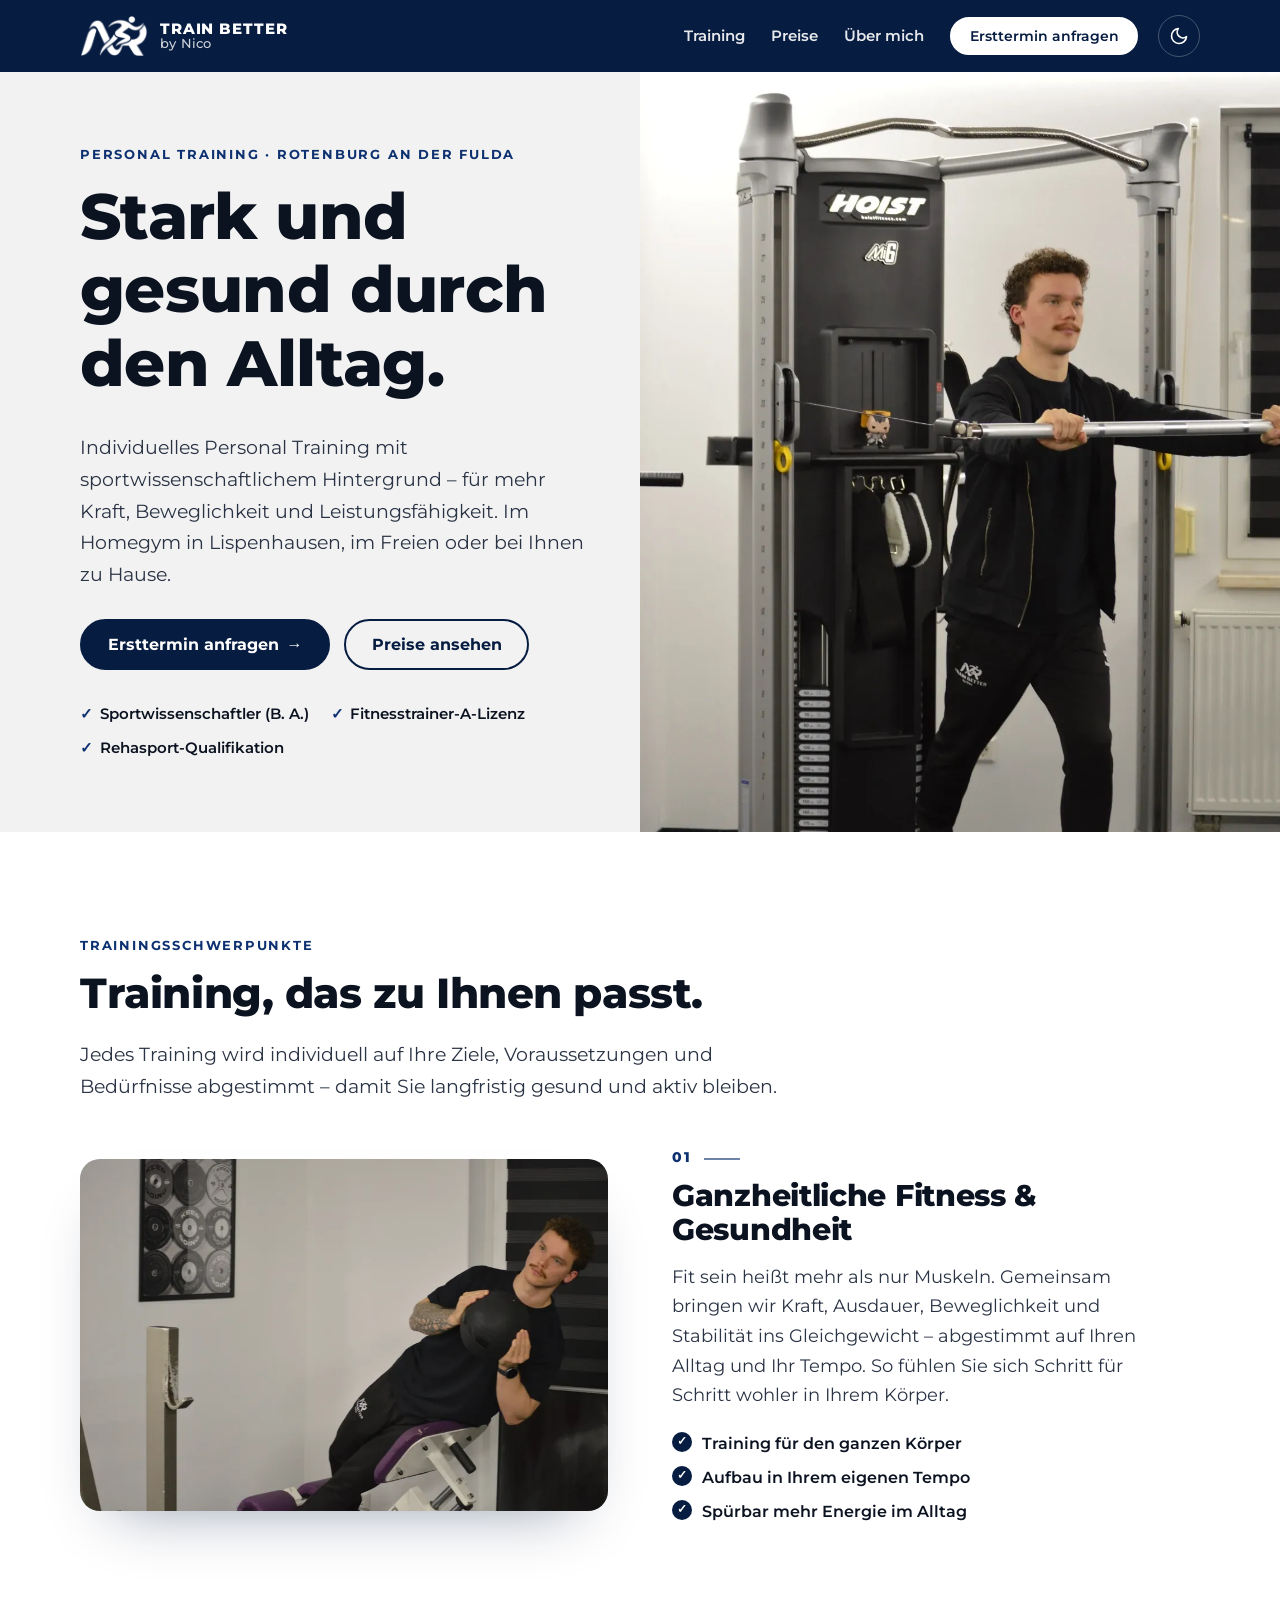
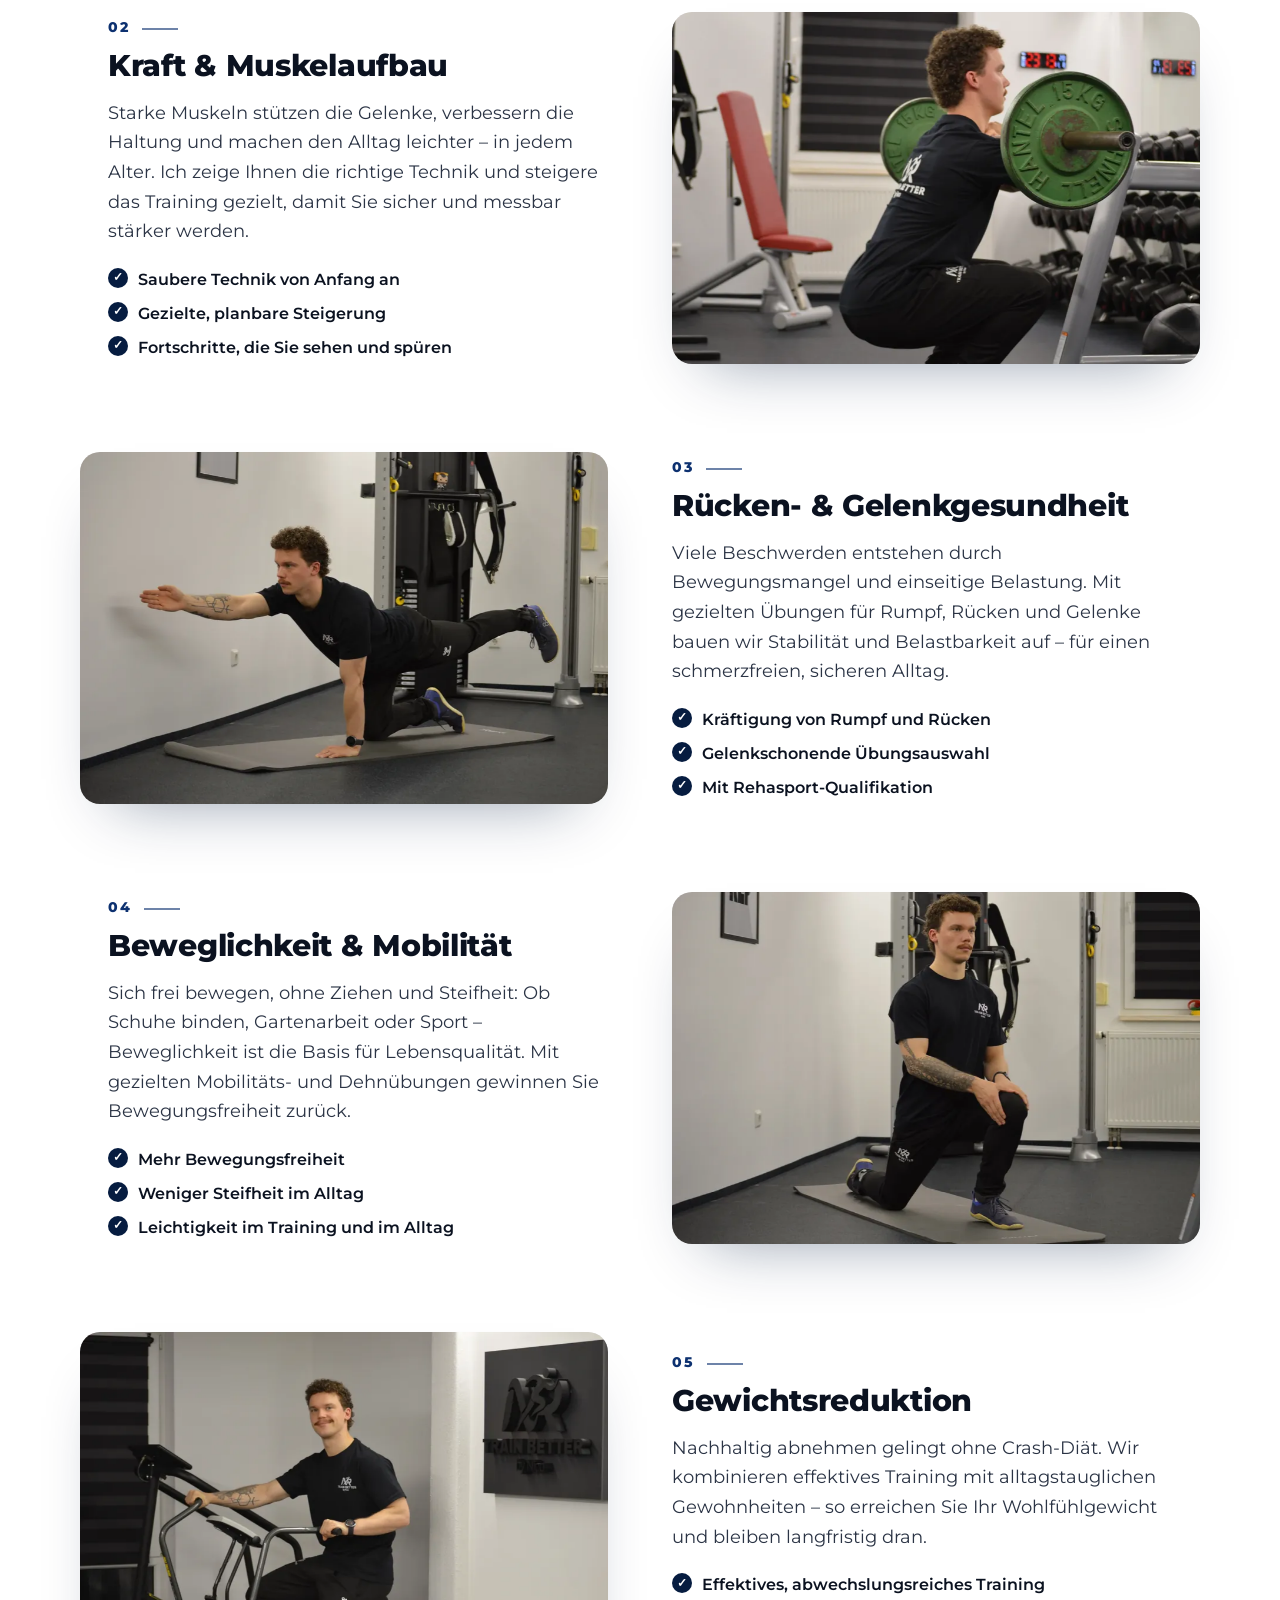
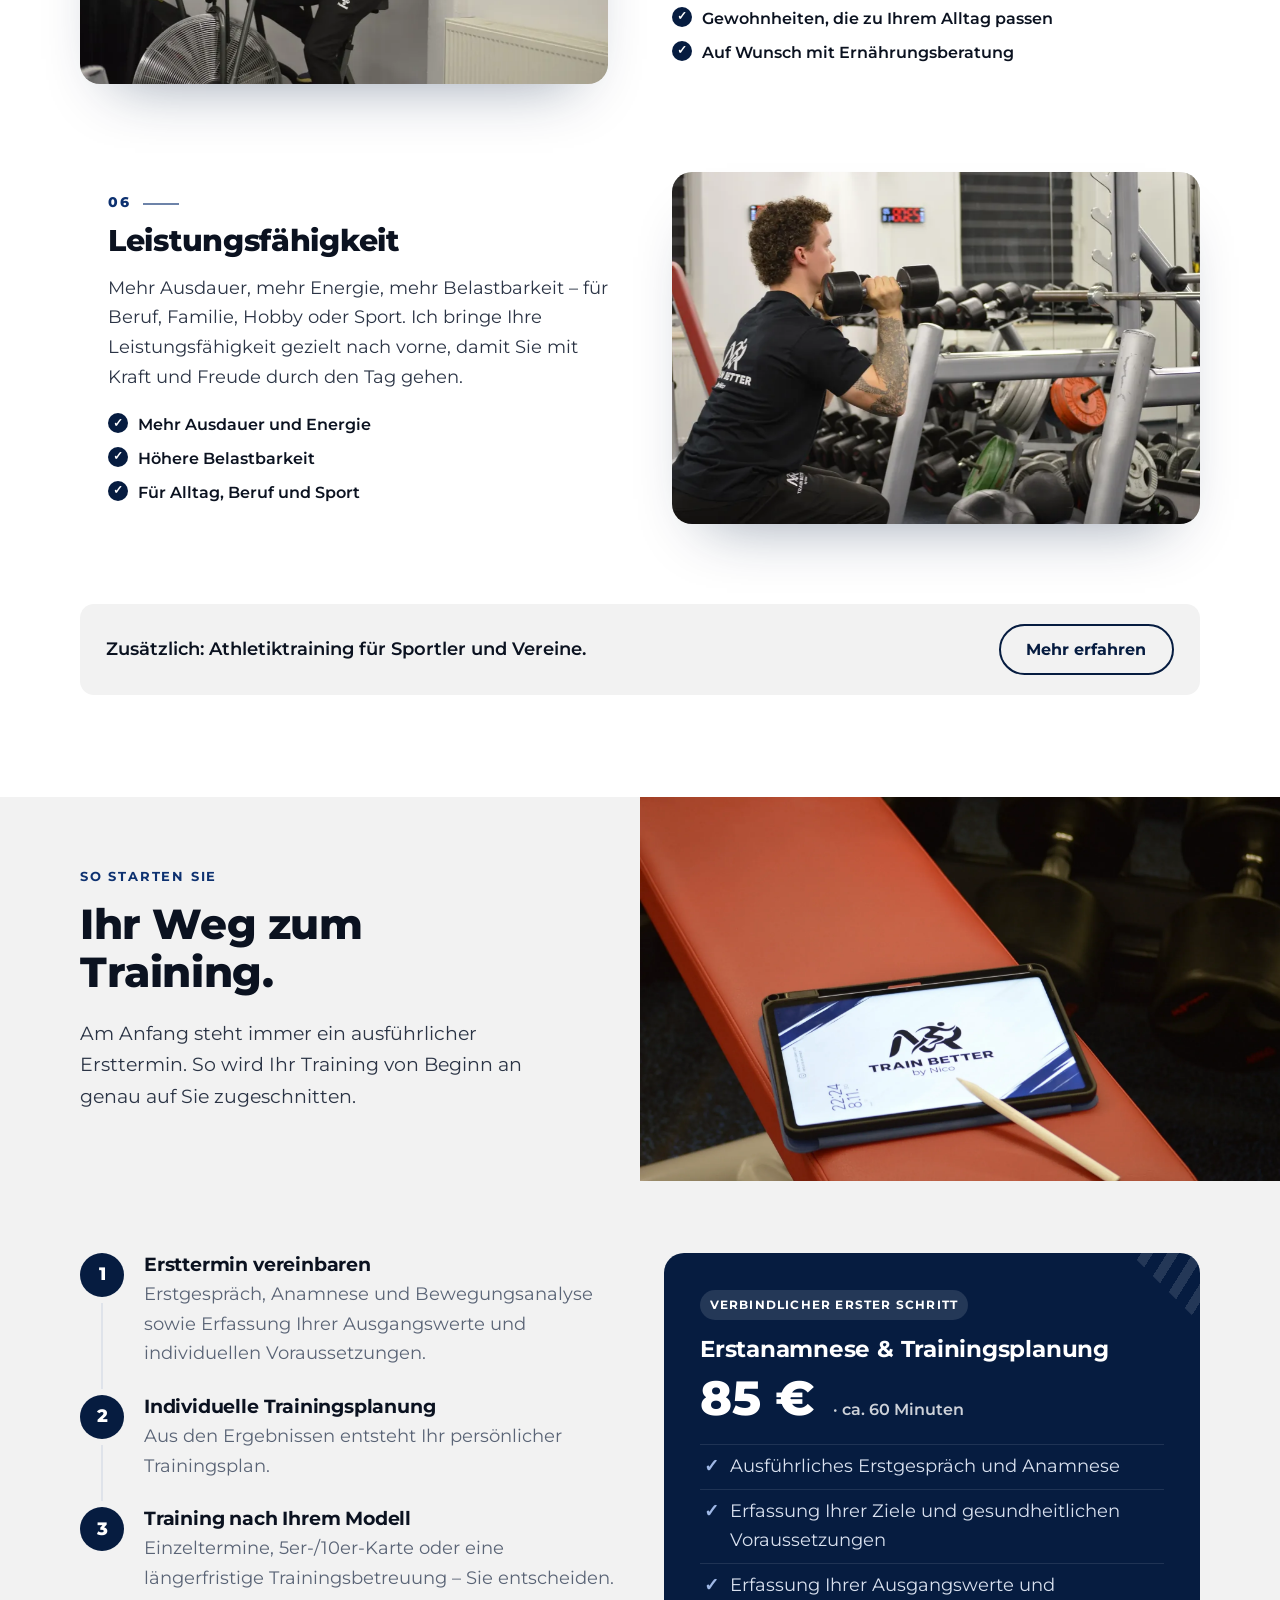
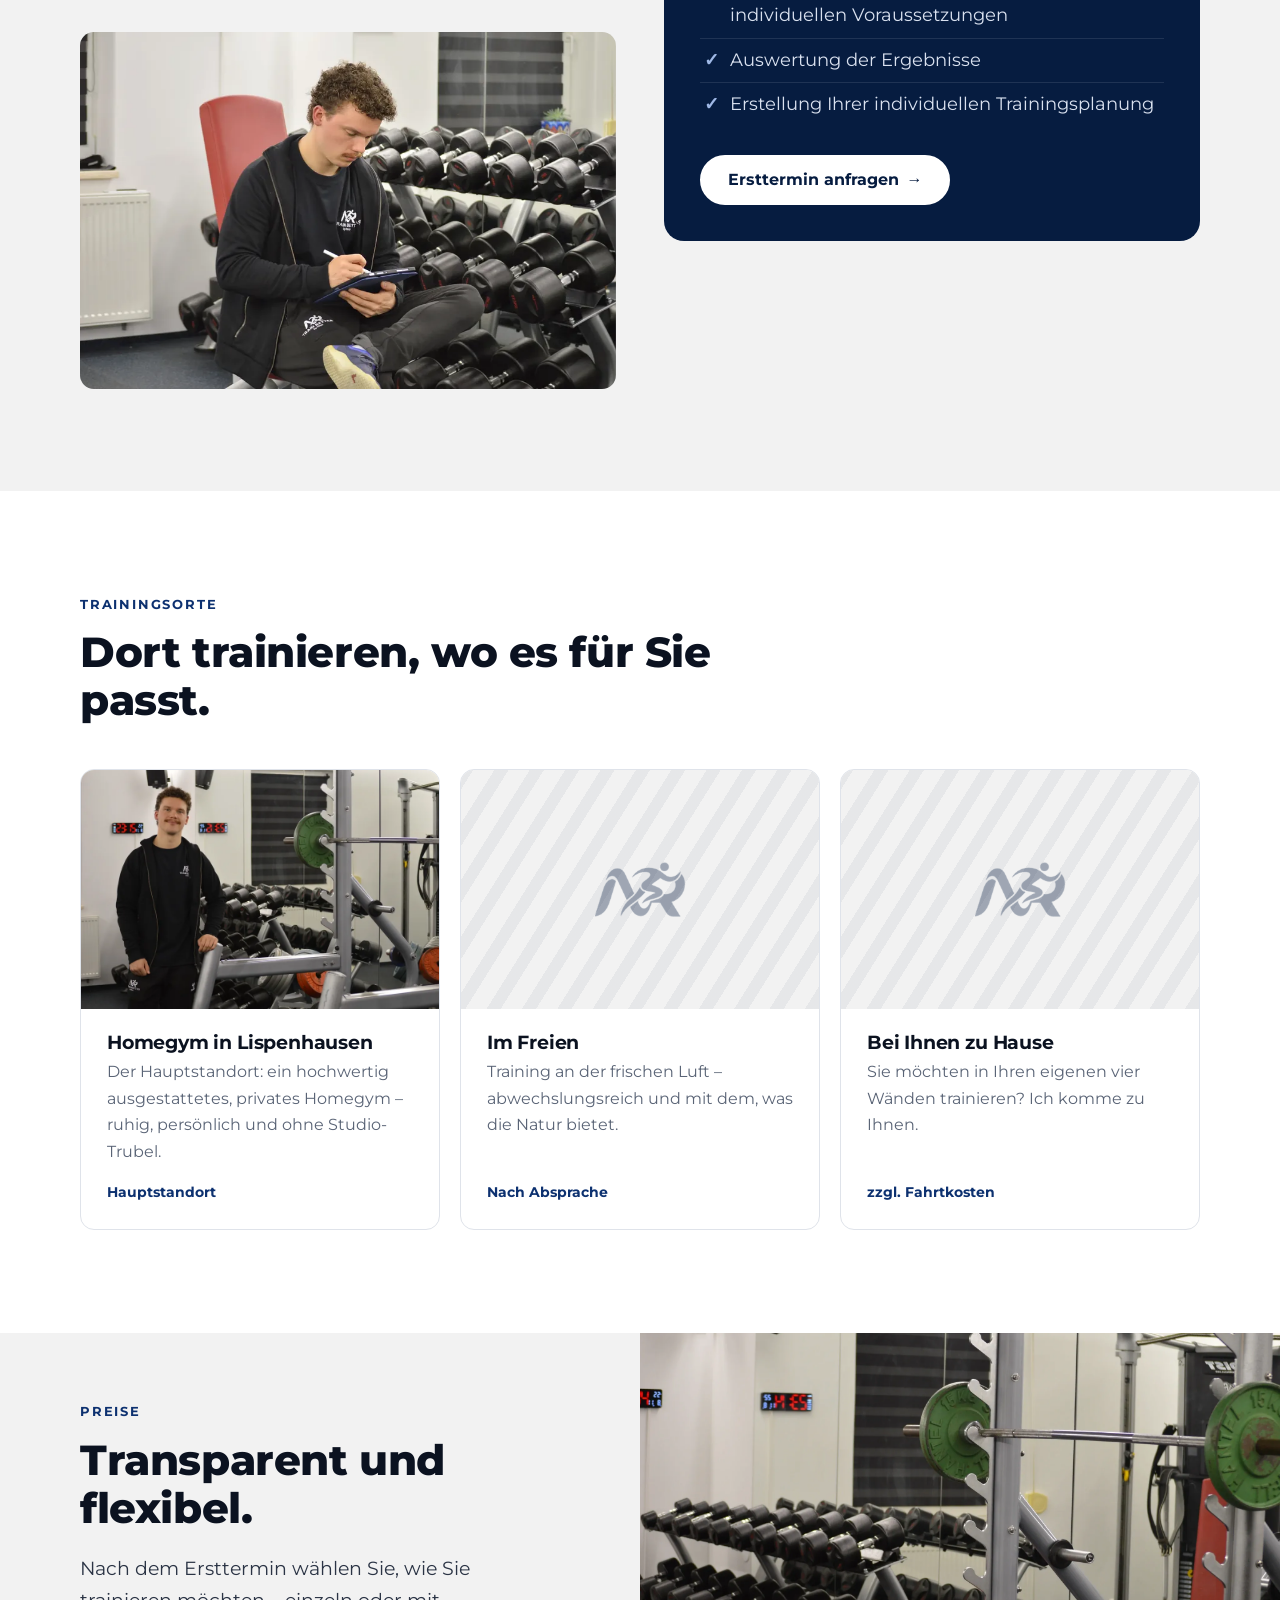
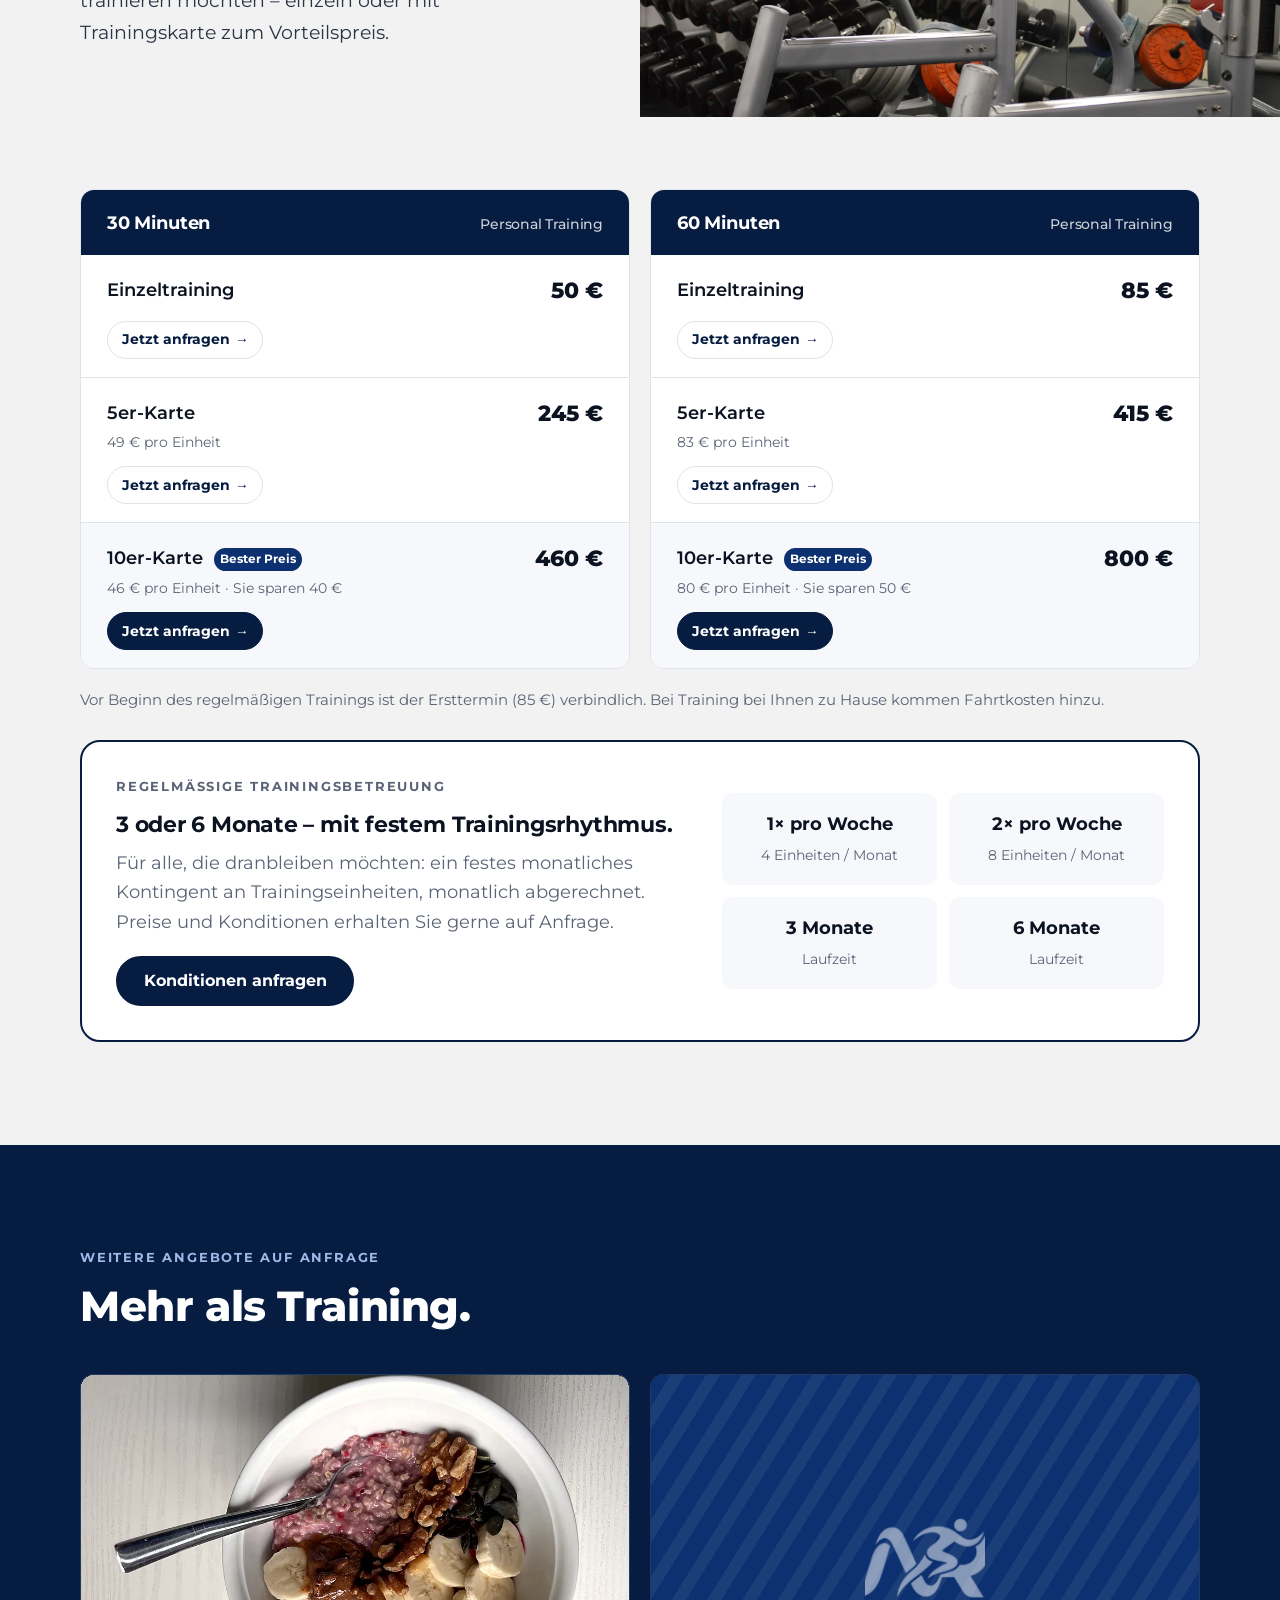
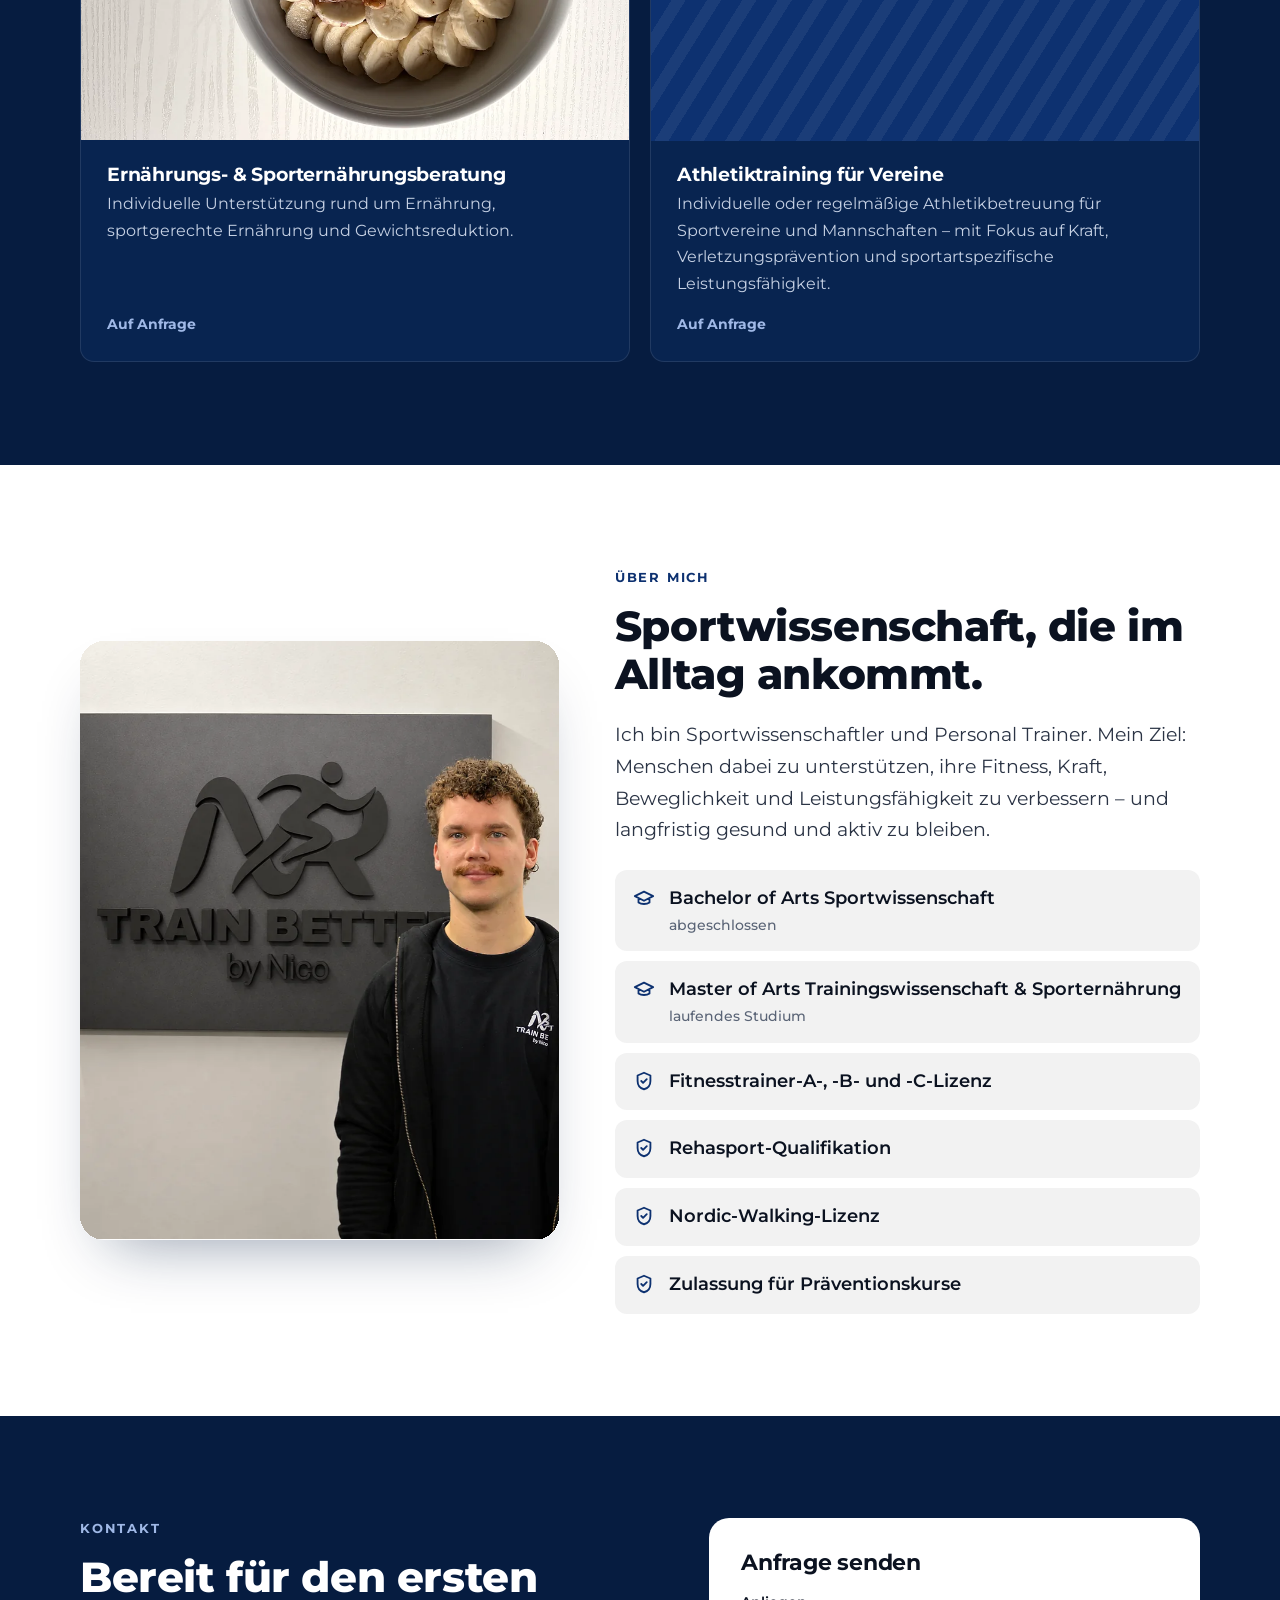
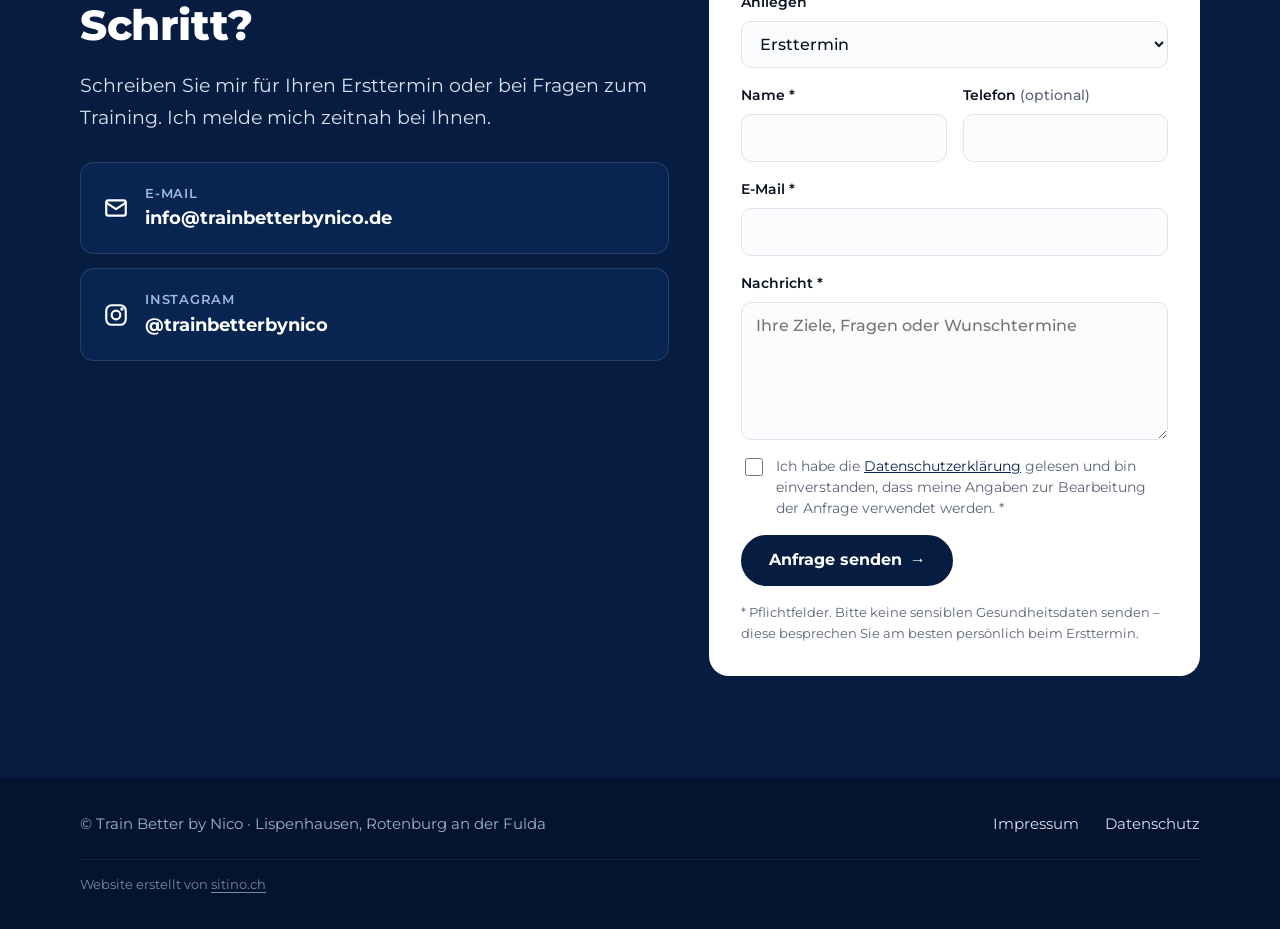
<file: website/index.html>
<!doctype html>
<html lang="de">
<head>
<meta charset="utf-8">
<meta name="viewport" content="width=device-width,initial-scale=1">
<title>Train Better by Nico – Personal Training in Rotenburg an der Fulda</title>
<meta name="description" content="Individuelles Personal Training mit sportwissenschaftlichem Hintergrund. Im Homegym in Lispenhausen, im Freien oder bei Ihnen zu Hause. Stark und gesund durch den Alltag.">
<meta name="referrer" content="no-referrer">
<meta name="theme-color" content="#061C40">
<meta property="og:title" content="Train Better by Nico – Personal Training">
<meta property="og:description" content="Stark und gesund durch den Alltag. Individuelles Personal Training mit sportwissenschaftlichem Hintergrund.">
<meta property="og:type" content="website">
<meta property="og:url" content="https://trainbetterbynico.de/">
<meta property="og:image" content="https://trainbetterbynico.de/assets/logo-dark.png">
<link rel="icon" type="image/png" href="favicon.png">
<link rel="apple-touch-icon" href="apple-touch-icon.png">
<link rel="preload" href="assets/montserrat.woff2" as="font" type="font/woff2" crossorigin>
<script>(function(){try{var t=localStorage.getItem('tbbn-theme');if(!t){t=window.matchMedia&&matchMedia('(prefers-color-scheme: dark)').matches?'dark':'light'}document.documentElement.setAttribute('data-theme',t)}catch(e){}})();</script>
<link rel="stylesheet" href="styles.css">
</head>
<body>

<header class="site-header">
  <div class="wrap bar">
    <a class="brand" href="#start" aria-label="Train Better by Nico – zur Startseite">
      <img src="assets/mark-light.png" alt="" width="68" height="40">
      <span>TRAIN BETTER<small>by Nico</small></span>
    </a>
    <button class="theme-toggle" type="button" aria-pressed="false" aria-label="Dunklen Modus aktivieren" title="Dunkler Modus">
      <svg class="i-moon" viewBox="0 0 24 24" fill="none" stroke="currentColor" stroke-width="2" stroke-linecap="round" stroke-linejoin="round" aria-hidden="true"><path d="M21 12.8A9 9 0 1 1 11.2 3a7 7 0 0 0 9.8 9.8z"/></svg>
      <svg class="i-sun" viewBox="0 0 24 24" fill="none" stroke="currentColor" stroke-width="2" stroke-linecap="round" stroke-linejoin="round" aria-hidden="true"><circle cx="12" cy="12" r="4"/><path d="M12 2v2M12 20v2M4.9 4.9l1.4 1.4M17.7 17.7l1.4 1.4M2 12h2M20 12h2M4.9 19.1l1.4-1.4M17.7 6.3l1.4-1.4"/></svg>
    </button>
    <button class="menu-toggle" type="button" aria-expanded="false" aria-controls="hauptnav" aria-label="Menü öffnen">
      <svg width="22" height="22" viewBox="0 0 24 24" fill="none" stroke="currentColor" stroke-width="2.2" stroke-linecap="round"><path d="M4 7h16M4 12h16M4 17h16"/></svg>
    </button>
    <nav class="nav" id="hauptnav" aria-label="Hauptnavigation">
      <a href="#training">Training</a>
      <a href="#preise">Preise</a>
      <a href="#ueber-nico">Über mich</a>
      <a class="btn btn-light" href="#kontakt">Ersttermin anfragen</a>
    </nav>
  </div>
</header>

<main id="start">

  <!-- HERO -->
  <div class="hero">
    <img class="hero-bg" src="assets/hero.webp" srcset="assets/hero-1200.webp 1200w, assets/hero.webp 2048w" sizes="100vw" alt="Nico trainiert am Kabelzug in seinem Homegym" width="2048" height="1361" fetchpriority="high">
    <div class="wrap hero-grid">
      <div class="hero-text">
        <p class="eyebrow">Personal Training · Rotenburg an der Fulda</p>
        <h1>Stark und gesund durch den Alltag.</h1>
        <p class="lead">Individuelles Personal Training mit sportwissenschaftlichem Hintergrund – für mehr Kraft, Beweglichkeit und Leistungsfähigkeit. Im Homegym in Lispenhausen, im Freien oder bei Ihnen zu Hause.</p>
        <div class="hero-actions">
          <a class="btn btn-primary" href="#kontakt">Ersttermin anfragen <span aria-hidden="true">→</span></a>
          <a class="btn btn-ghost" href="#preise">Preise ansehen</a>
        </div>
        <ul class="trust">
          <li>Sportwissenschaftler (B.&nbsp;A.)</li>
          <li>Fitnesstrainer-A-Lizenz</li>
          <li>Rehasport-Qualifikation</li>
        </ul>
      </div>
    </div>
  </div>

  <!-- SCHWERPUNKTE -->
  <section id="training">
    <div class="wrap">
      <div class="section-head">
        <p class="eyebrow">Trainingsschwerpunkte</p>
        <h2>Training, das zu Ihnen passt.</h2>
        <p class="lead">Jedes Training wird individuell auf Ihre Ziele, Voraussetzungen und Bedürfnisse abgestimmt – damit Sie langfristig gesund und aktiv bleiben.</p>
      </div>
      <div class="focus-rows">
        <article class="focus-row">
          <div class="focus-img"><img src="assets/foto-ganzheitlich.webp" alt="Nico bei einer Rumpfübung mit Medizinball" width="900" height="598" loading="lazy" decoding="async"></div>
          <div class="focus-text">
            <span class="focus-num">01</span>
            <h3>Ganzheitliche Fitness &amp; Gesundheit</h3>
            <p>Fit sein heißt mehr als nur Muskeln. Gemeinsam bringen wir Kraft, Ausdauer, Beweglichkeit und Stabilität ins Gleichgewicht – abgestimmt auf Ihren Alltag und Ihr Tempo. So fühlen Sie sich Schritt für Schritt wohler in Ihrem Körper.</p>
            <ul class="focus-list">
            <li>Training für den ganzen Körper</li>
            <li>Aufbau in Ihrem eigenen Tempo</li>
            <li>Spürbar mehr Energie im Alltag</li>
            </ul>
          </div>
        </article>
        <article class="focus-row">
          <div class="focus-img"><img src="assets/foto-kraft.webp" alt="Nico bei einer Frontkniebeuge mit Langhantel" width="900" height="598" loading="lazy" decoding="async"></div>
          <div class="focus-text">
            <span class="focus-num">02</span>
            <h3>Kraft &amp; Muskelaufbau</h3>
            <p>Starke Muskeln stützen die Gelenke, verbessern die Haltung und machen den Alltag leichter – in jedem Alter. Ich zeige Ihnen die richtige Technik und steigere das Training gezielt, damit Sie sicher und messbar stärker werden.</p>
            <ul class="focus-list">
            <li>Saubere Technik von Anfang an</li>
            <li>Gezielte, planbare Steigerung</li>
            <li>Fortschritte, die Sie sehen und spüren</li>
            </ul>
          </div>
        </article>
        <article class="focus-row">
          <div class="focus-img"><img src="assets/foto-ruecken.webp" alt="Nico im Vierfüßlerstand mit gestrecktem Arm und Bein" width="900" height="598" loading="lazy" decoding="async"></div>
          <div class="focus-text">
            <span class="focus-num">03</span>
            <h3>Rücken- &amp; Gelenkgesundheit</h3>
            <p>Viele Beschwerden entstehen durch Bewegungsmangel und einseitige Belastung. Mit gezielten Übungen für Rumpf, Rücken und Gelenke bauen wir Stabilität und Belastbarkeit auf – für einen schmerzfreien, sicheren Alltag.</p>
            <ul class="focus-list">
            <li>Kräftigung von Rumpf und Rücken</li>
            <li>Gelenkschonende Übungsauswahl</li>
            <li>Mit Rehasport-Qualifikation</li>
            </ul>
          </div>
        </article>
        <article class="focus-row">
          <div class="focus-img"><img src="assets/foto-beweglichkeit.webp" alt="Nico bei einer Dehnübung im Ausfallschritt" width="900" height="598" loading="lazy" decoding="async"></div>
          <div class="focus-text">
            <span class="focus-num">04</span>
            <h3>Beweglichkeit &amp; Mobilität</h3>
            <p>Sich frei bewegen, ohne Ziehen und Steifheit: Ob Schuhe binden, Gartenarbeit oder Sport – Beweglichkeit ist die Basis für Lebensqualität. Mit gezielten Mobilitäts- und Dehnübungen gewinnen Sie Bewegungsfreiheit zurück.</p>
            <ul class="focus-list">
            <li>Mehr Bewegungsfreiheit</li>
            <li>Weniger Steifheit im Alltag</li>
            <li>Leichtigkeit im Training und im Alltag</li>
            </ul>
          </div>
        </article>
        <article class="focus-row">
          <div class="focus-img"><img src="assets/foto-abnehmen.webp" alt="Nico auf dem Air Bike" width="900" height="598" loading="lazy" decoding="async"></div>
          <div class="focus-text">
            <span class="focus-num">05</span>
            <h3>Gewichtsreduktion</h3>
            <p>Nachhaltig abnehmen gelingt ohne Crash-Diät. Wir kombinieren effektives Training mit alltagstauglichen Gewohnheiten – so erreichen Sie Ihr Wohlfühlgewicht und bleiben langfristig dran.</p>
            <ul class="focus-list">
            <li>Effektives, abwechslungsreiches Training</li>
            <li>Gewohnheiten, die zu Ihrem Alltag passen</li>
            <li>Auf Wunsch mit Ernährungsberatung</li>
            </ul>
          </div>
        </article>
        <article class="focus-row">
          <div class="focus-img"><img src="assets/foto-leistung.webp" alt="Nico bei einer Kniebeuge mit Kurzhantel" width="900" height="598" loading="lazy" decoding="async"></div>
          <div class="focus-text">
            <span class="focus-num">06</span>
            <h3>Leistungsfähigkeit</h3>
            <p>Mehr Ausdauer, mehr Energie, mehr Belastbarkeit – für Beruf, Familie, Hobby oder Sport. Ich bringe Ihre Leistungsfähigkeit gezielt nach vorne, damit Sie mit Kraft und Freude durch den Tag gehen.</p>
            <ul class="focus-list">
            <li>Mehr Ausdauer und Energie</li>
            <li>Höhere Belastbarkeit</li>
            <li>Für Alltag, Beruf und Sport</li>
            </ul>
          </div>
        </article>
      </div>
      <div class="note-strip">
        <p>Zusätzlich: Athletiktraining für Sportler und Vereine.</p>
        <a class="btn btn-ghost" href="#weitere">Mehr erfahren</a>
      </div>
    </div>
  </section>

  <!-- SO STARTEN SIE -->
  <section class="section-grey start-section" id="ersttermin">
    <div class="start-banner">
      <img class="start-banner-img" src="assets/ersttermin.webp" srcset="assets/ersttermin-1200.webp 1200w, assets/ersttermin.webp 2048w" sizes="100vw" alt="Tablet mit Train-Better-Logo auf einer Hantelbank" width="2048" height="1361" loading="lazy" decoding="async">
      <div class="wrap">
        <div class="start-banner-text">
          <p class="eyebrow">So starten Sie</p>
          <h2>Ihr Weg zum Training.</h2>
          <p class="lead">Am Anfang steht immer ein ausführlicher Ersttermin. So wird Ihr Training von Beginn an genau auf Sie zugeschnitten.</p>
        </div>
      </div>
    </div>
    <div class="wrap start-grid">
      <div>
        <ol class="steps">
          <li>
            <h3>Ersttermin vereinbaren</h3>
            <p>Erstgespräch, Anamnese und Bewegungsanalyse sowie Erfassung Ihrer Ausgangswerte und individuellen Voraussetzungen.</p>
          </li>
          <li>
            <h3>Individuelle Trainingsplanung</h3>
            <p>Aus den Ergebnissen entsteht Ihr persönlicher Trainingsplan.</p>
          </li>
          <li>
            <h3>Training nach Ihrem Modell</h3>
            <p>Einzeltermine, 5er-/10er-Karte oder eine längerfristige Trainingsbetreuung – Sie entscheiden.</p>
          </li>
        </ol>
        <figure class="start-photo">
          <img src="assets/erstgespraech.webp" alt="Nico notiert Trainingsdaten auf einem Klemmbrett" width="900" height="598" loading="lazy" decoding="async">
        </figure>
      </div>
      <div class="offer">
        <span class="badge">Verbindlicher erster Schritt</span>
        <h3>Erstanamnese &amp; Trainingsplanung</h3>
        <p class="price-big">85&nbsp;€ <small>· ca. 60 Minuten</small></p>
        <ul>
          <li>Ausführliches Erstgespräch und Anamnese</li>
          <li>Erfassung Ihrer Ziele und gesundheitlichen Voraussetzungen</li>
          <li>Erfassung Ihrer Ausgangswerte und individuellen Voraussetzungen</li>
          <li>Auswertung der Ergebnisse</li>
          <li>Erstellung Ihrer individuellen Trainingsplanung</li>
        </ul>
        <a class="btn btn-light" href="#kontakt" data-anliegen="Ersttermin" data-paket="Ersttermin: Erstanamnese &amp; Trainingsplanung (85 €)">Ersttermin anfragen <span aria-hidden="true">→</span></a>
      </div>
    </div>
  </section>

  <!-- TRAININGSORTE -->
  <section id="orte">
    <div class="wrap">
      <div class="section-head">
        <p class="eyebrow">Trainingsorte</p>
        <h2>Dort trainieren, wo es für Sie passt.</h2>
      </div>
      <div class="grid-3">
        <article class="card photo-card loc">
          <img src="assets/ort-homegym.webp" alt="Nico am Hantelregal in seinem Homegym in Lispenhausen" width="900" height="598" loading="lazy" decoding="async">
          <div class="card-body">
          <h3>Homegym in Lispenhausen</h3>
          <p>Der Hauptstandort: ein hochwertig ausgestattetes, privates Homegym – ruhig, persönlich und ohne Studio-Trubel.</p>
          <span class="tag">Hauptstandort</span>
          </div>
        </article>
        <article class="card photo-card loc">
          <div class="photo-placeholder" aria-hidden="true"><img src="assets/mark-dark.png" alt="" width="120" height="70" loading="lazy"></div>
          <div class="card-body">
          <h3>Im Freien</h3>
          <p>Training an der frischen Luft – abwechslungsreich und mit dem, was die Natur bietet.</p>
          <span class="tag">Nach Absprache</span>
          </div>
        </article>
        <article class="card photo-card loc">
          <div class="photo-placeholder" aria-hidden="true"><img src="assets/mark-dark.png" alt="" width="120" height="70" loading="lazy"></div>
          <div class="card-body">
          <h3>Bei Ihnen zu Hause</h3>
          <p>Sie möchten in Ihren eigenen vier Wänden trainieren? Ich komme zu Ihnen.</p>
          <span class="tag">zzgl. Fahrtkosten</span>
          </div>
        </article>
      </div>
    </div>
  </section>

  <!-- PREISE -->
  <section class="section-grey start-section" id="preise">
    <div class="start-banner banner-preise">
      <img class="start-banner-img" src="assets/preise.webp" srcset="assets/preise-1200.webp 1200w, assets/preise.webp 2048w" sizes="100vw" alt="Kurzhantelregal im Homegym" width="2048" height="1361" loading="lazy" decoding="async">
      <div class="wrap">
        <div class="start-banner-text">
          <p class="eyebrow">Preise</p>
          <h2>Transparent und flexibel.</h2>
          <p class="lead">Nach dem Ersttermin wählen Sie, wie Sie trainieren möchten – einzeln oder mit Trainingskarte zum Vorteilspreis.</p>
        </div>
      </div>
    </div>
    <div class="wrap">
      <div class="price-wrap">
        <div class="price-card">
          <h3>30 Minuten <span>Personal Training</span></h3>
          <div class="price-row">
            <span class="name">Einzeltraining</span><span class="val">50&nbsp;€</span>
            <a class="price-btn" href="#kontakt" data-anliegen="Personal Training" data-paket="Einzeltraining 30 Minuten (50 €)" aria-label="Einzeltraining 30 Minuten (50 €) anfragen">Jetzt anfragen <span aria-hidden="true">→</span></a>
          </div>
          <div class="price-row">
            <span class="name">5er-Karte</span><span class="val">245&nbsp;€</span>
            <span class="per">49&nbsp;€ pro Einheit</span>
            <a class="price-btn" href="#kontakt" data-anliegen="Personal Training" data-paket="5er-Karte à 30 Minuten (245 €)" aria-label="5er-Karte à 30 Minuten (245 €) anfragen">Jetzt anfragen <span aria-hidden="true">→</span></a>
          </div>
          <div class="price-row hl">
            <span class="name">10er-Karte <span class="save">Bester Preis</span></span><span class="val">460&nbsp;€</span>
            <span class="per">46&nbsp;€ pro Einheit · Sie sparen 40&nbsp;€</span>
            <a class="price-btn" href="#kontakt" data-anliegen="Personal Training" data-paket="10er-Karte à 30 Minuten (460 €)" aria-label="10er-Karte à 30 Minuten (460 €) anfragen">Jetzt anfragen <span aria-hidden="true">→</span></a>
          </div>
        </div>
        <div class="price-card">
          <h3>60 Minuten <span>Personal Training</span></h3>
          <div class="price-row">
            <span class="name">Einzeltraining</span><span class="val">85&nbsp;€</span>
            <a class="price-btn" href="#kontakt" data-anliegen="Personal Training" data-paket="Einzeltraining 60 Minuten (85 €)" aria-label="Einzeltraining 60 Minuten (85 €) anfragen">Jetzt anfragen <span aria-hidden="true">→</span></a>
          </div>
          <div class="price-row">
            <span class="name">5er-Karte</span><span class="val">415&nbsp;€</span>
            <span class="per">83&nbsp;€ pro Einheit</span>
            <a class="price-btn" href="#kontakt" data-anliegen="Personal Training" data-paket="5er-Karte à 60 Minuten (415 €)" aria-label="5er-Karte à 60 Minuten (415 €) anfragen">Jetzt anfragen <span aria-hidden="true">→</span></a>
          </div>
          <div class="price-row hl">
            <span class="name">10er-Karte <span class="save">Bester Preis</span></span><span class="val">800&nbsp;€</span>
            <span class="per">80&nbsp;€ pro Einheit · Sie sparen 50&nbsp;€</span>
            <a class="price-btn" href="#kontakt" data-anliegen="Personal Training" data-paket="10er-Karte à 60 Minuten (800 €)" aria-label="10er-Karte à 60 Minuten (800 €) anfragen">Jetzt anfragen <span aria-hidden="true">→</span></a>
          </div>
        </div>
      </div>
      <p class="price-foot">Vor Beginn des regelmäßigen Trainings ist der Ersttermin (85&nbsp;€) verbindlich. Bei Training bei Ihnen zu Hause kommen Fahrtkosten hinzu.</p>

      <div class="plan">
        <div>
          <p class="eyebrow">Regelmäßige Trainingsbetreuung</p>
          <h3>3 oder 6 Monate – mit festem Trainingsrhythmus.</h3>
          <p>Für alle, die dranbleiben möchten: ein festes monatliches Kontingent an Trainingseinheiten, monatlich abgerechnet. Preise und Konditionen erhalten Sie gerne auf Anfrage.</p>
          <a class="btn btn-primary" href="#kontakt" data-anliegen="Trainingsbetreuung (3 oder 6 Monate)" data-paket="Regelmäßige Trainingsbetreuung (3 oder 6 Monate)">Konditionen anfragen</a>
        </div>
        <div class="plan-opts">
          <div><strong>1× pro Woche</strong><span>4 Einheiten / Monat</span></div>
          <div><strong>2× pro Woche</strong><span>8 Einheiten / Monat</span></div>
          <div><strong>3 Monate</strong><span>Laufzeit</span></div>
          <div><strong>6 Monate</strong><span>Laufzeit</span></div>
        </div>
      </div>
    </div>
  </section>

  <!-- WEITERE ANGEBOTE -->
  <section class="section-navy" id="weitere">
    <div class="wrap">
      <div class="section-head">
        <p class="eyebrow">Weitere Angebote auf Anfrage</p>
        <h2>Mehr als Training.</h2>
      </div>
      <div class="grid-2">
        <article class="card photo-card loc">
          <img src="assets/angebot-ernaehrung.webp" alt="Porridge-Schale mit Banane, Walnüssen und Kürbiskernen" width="1000" height="667" loading="lazy" decoding="async">
          <div class="card-body">
          <h3>Ernährungs- &amp; Sporternährungsberatung</h3>
          <p>Individuelle Unterstützung rund um Ernährung, sportgerechte Ernährung und Gewichtsreduktion.</p>
          <span class="tag">Auf Anfrage</span>
          </div>
        </article>
        <article class="card photo-card loc">
          <div class="photo-placeholder ph-navy" aria-hidden="true"><img src="assets/mark-light.png" alt="" width="120" height="70" loading="lazy"></div>
          <div class="card-body">
          <h3>Athletiktraining für Vereine</h3>
          <p>Individuelle oder regelmäßige Athletikbetreuung für Sportvereine und Mannschaften – mit Fokus auf Kraft, Verletzungsprävention und sportartspezifische Leistungsfähigkeit.</p>
          <span class="tag">Auf Anfrage</span>
          </div>
        </article>
      </div>
    </div>
  </section>

  <!-- ÜBER MICH -->
  <section id="ueber-nico">
    <div class="wrap about-grid">
      <div class="about-photo">
        <img src="assets/nico-portrait.webp" alt="Porträt von Nico vor dem Train-Better-Logo" width="800" height="1000" loading="lazy" decoding="async">
      </div>
      <div>
        <p class="eyebrow">Über mich</p>
        <h2>Sportwissenschaft, die im Alltag ankommt.</h2>
        <p class="lead">Ich bin Sportwissenschaftler und Personal Trainer. Mein Ziel: Menschen dabei zu unterstützen, ihre Fitness, Kraft, Beweglichkeit und Leistungsfähigkeit zu verbessern – und langfristig gesund und aktiv zu bleiben.</p>
        <ul class="quals">
          <li><svg viewBox="0 0 24 24" fill="none" stroke="currentColor" stroke-width="2" stroke-linecap="round" stroke-linejoin="round" aria-hidden="true"><path d="M22 10L12 5 2 10l10 5 10-5zM6 12v5c3 2 9 2 12 0v-5"/></svg><div>Bachelor of Arts Sportwissenschaft<span>abgeschlossen</span></div></li>
          <li><svg viewBox="0 0 24 24" fill="none" stroke="currentColor" stroke-width="2" stroke-linecap="round" stroke-linejoin="round" aria-hidden="true"><path d="M22 10L12 5 2 10l10 5 10-5zM6 12v5c3 2 9 2 12 0v-5"/></svg><div>Master of Arts Trainingswissenschaft &amp; Sporternährung<span>laufendes Studium</span></div></li>
          <li><svg viewBox="0 0 24 24" fill="none" stroke="currentColor" stroke-width="2" stroke-linecap="round" stroke-linejoin="round" aria-hidden="true"><path d="M9 12l2 2 4-4M12 3l7 3v6c0 4.5-3 8-7 9-4-1-7-4.5-7-9V6z"/></svg><div>Fitnesstrainer-A-, -B- und -C-Lizenz</div></li>
          <li><svg viewBox="0 0 24 24" fill="none" stroke="currentColor" stroke-width="2" stroke-linecap="round" stroke-linejoin="round" aria-hidden="true"><path d="M9 12l2 2 4-4M12 3l7 3v6c0 4.5-3 8-7 9-4-1-7-4.5-7-9V6z"/></svg><div>Rehasport-Qualifikation</div></li>
          <li><svg viewBox="0 0 24 24" fill="none" stroke="currentColor" stroke-width="2" stroke-linecap="round" stroke-linejoin="round" aria-hidden="true"><path d="M9 12l2 2 4-4M12 3l7 3v6c0 4.5-3 8-7 9-4-1-7-4.5-7-9V6z"/></svg><div>Nordic-Walking-Lizenz</div></li>
          <li><svg viewBox="0 0 24 24" fill="none" stroke="currentColor" stroke-width="2" stroke-linecap="round" stroke-linejoin="round" aria-hidden="true"><path d="M9 12l2 2 4-4M12 3l7 3v6c0 4.5-3 8-7 9-4-1-7-4.5-7-9V6z"/></svg><div>Zulassung für Präventionskurse</div></li>
        </ul>
      </div>
    </div>
  </section>

  <!-- KONTAKT -->
  <section class="section-navy" id="kontakt">
    <div class="wrap contact-box">
      <div>
        <p class="eyebrow">Kontakt</p>
        <h2>Bereit für den ersten Schritt?</h2>
        <p class="lead">Schreiben Sie mir für Ihren Ersttermin oder bei Fragen zum Training. Ich melde mich zeitnah bei Ihnen.</p>
        <ul class="contact-list">
          <li>
            <a href="mailto:info@trainbetterbynico.de">
              <svg viewBox="0 0 24 24" fill="none" stroke="currentColor" stroke-width="2" stroke-linecap="round" stroke-linejoin="round" aria-hidden="true"><rect x="3" y="5" width="18" height="14" rx="2"/><path d="M3 7l9 6 9-6"/></svg>
              <span><small>E-Mail</small><strong>info@trainbetterbynico.de</strong></span>
            </a>
          </li>
          <li>
            <a href="https://www.instagram.com/trainbetterbynico/" rel="noopener" target="_blank">
              <svg viewBox="0 0 24 24" fill="none" stroke="currentColor" stroke-width="2" stroke-linecap="round" stroke-linejoin="round" aria-hidden="true"><rect x="3" y="3" width="18" height="18" rx="5"/><circle cx="12" cy="12" r="4"/><circle cx="17.5" cy="6.5" r=".6" fill="currentColor"/></svg>
              <span><small>Instagram</small><strong>@trainbetterbynico</strong></span>
            </a>
          </li>
        </ul>
      </div>
      <form class="contact-form" action="kontakt.php" method="post" accept-charset="UTF-8">
        <h3>Anfrage senden</h3>
        <p class="form-error" id="form-error" role="alert" hidden></p>
        <input type="hidden" name="t" id="form-t" value="">
        <div class="hp" aria-hidden="true"><label>Website <input type="text" name="website" tabindex="-1" autocomplete="off"></label></div>
        <label class="field">Anliegen
          <select name="anliegen" id="form-anliegen">
              <option>Ersttermin</option>
              <option>Personal Training</option>
              <option>Trainingsbetreuung (3 oder 6 Monate)</option>
              <option>Ernährungsberatung</option>
              <option>Athletiktraining für Vereine</option>
              <option>Sonstiges</option>
          </select>
        </label>
        <div class="field-row">
          <label class="field">Name *<input type="text" name="name" required maxlength="100" autocomplete="name"></label>
          <label class="field"><span>Telefon <span class="opt">(optional)</span></span><input type="tel" name="telefon" maxlength="50" autocomplete="tel"></label>
        </div>
        <label class="field">E-Mail *<input type="email" name="email" required maxlength="200" autocomplete="email"></label>
        <label class="field">Nachricht *<textarea name="nachricht" id="form-nachricht" rows="5" required maxlength="5000" placeholder="Ihre Ziele, Fragen oder Wunschtermine"></textarea></label>
        <label class="check"><input type="checkbox" name="datenschutz" required> <span>Ich habe die <a href="datenschutz.html" target="_blank">Datenschutzerklärung</a> gelesen und bin einverstanden, dass meine Angaben zur Bearbeitung der Anfrage verwendet werden. *</span></label>
        <button class="btn btn-primary" type="submit">Anfrage senden <span aria-hidden="true">→</span></button>
        <p class="form-note">* Pflichtfelder. Bitte keine sensiblen Gesundheitsdaten senden – diese besprechen Sie am besten persönlich beim Ersttermin.</p>
      </form>
    </div>
  </section>

</main>

<footer class="site-footer">
  <div class="wrap bar">
    <span>© Train Better by Nico · Lispenhausen, Rotenburg an der Fulda</span>
    <nav aria-label="Rechtliche Informationen">
      <a href="impressum.html">Impressum</a>
      <a href="datenschutz.html">Datenschutz</a>
    </nav>
    <p class="credit">Website erstellt von <a href="https://sitino.ch" target="_blank" rel="noopener">sitino.ch</a></p>
  </div>
</footer>

<script>
(function () {
  // Kontaktformular: Startzeit, Anliegen aus Buttons, Fehlermeldungen
  var t = document.getElementById('form-t');
  if (t) t.value = Math.floor(Date.now() / 1000);
  var sel = document.getElementById('form-anliegen');
  var msg = document.getElementById('form-nachricht');
  var lastPrefill = '';
  document.querySelectorAll('[data-anliegen]').forEach(function (a) {
    a.addEventListener('click', function () {
      if (sel) sel.value = a.getAttribute('data-anliegen');
      var paket = a.getAttribute('data-paket');
      if (paket && msg && (msg.value.trim() === '' || msg.value === lastPrefill)) {
        lastPrefill = 'Ich interessiere mich für: ' + paket + '\n\n';
        msg.value = lastPrefill;
      }
      var form = document.querySelector('.contact-form');
      if (form) {
        form.classList.remove('flash'); void form.offsetWidth; form.classList.add('flash');
        setTimeout(function () { var n = form.querySelector('input[name=name]'); if (n) n.focus({ preventScroll: true }); }, 600);
      }
    });
  });
  var msgs = {
    pflicht: 'Bitte füllen Sie alle Pflichtfelder aus und bestätigen Sie die Datenschutzerklärung.',
    email: 'Bitte prüfen Sie Ihre E-Mail-Adresse.',
    zeit: 'Das ging etwas zu schnell – bitte senden Sie das Formular noch einmal.',
    senden: 'Die Nachricht konnte leider nicht gesendet werden. Bitte schreiben Sie direkt an info@trainbetterbynico.de.'
  };
  var f = new URLSearchParams(location.search).get('fehler');
  var box = document.getElementById('form-error');
  if (f && box && msgs[f]) { box.textContent = msgs[f]; box.hidden = false; }
  var btn = document.querySelector('.menu-toggle');
  var nav = document.getElementById('hauptnav');
  if (!btn || !nav) return;
  btn.addEventListener('click', function () {
    var open = nav.classList.toggle('open');
    btn.setAttribute('aria-expanded', open);
    btn.setAttribute('aria-label', open ? 'Menü schließen' : 'Menü öffnen');
  });
  nav.addEventListener('click', function (e) {
    if (e.target.closest('a')) { nav.classList.remove('open'); btn.setAttribute('aria-expanded', 'false'); }
  });
})();
</script>
<script src="assets/theme.js" defer></script>
</body>
</html>
</file>
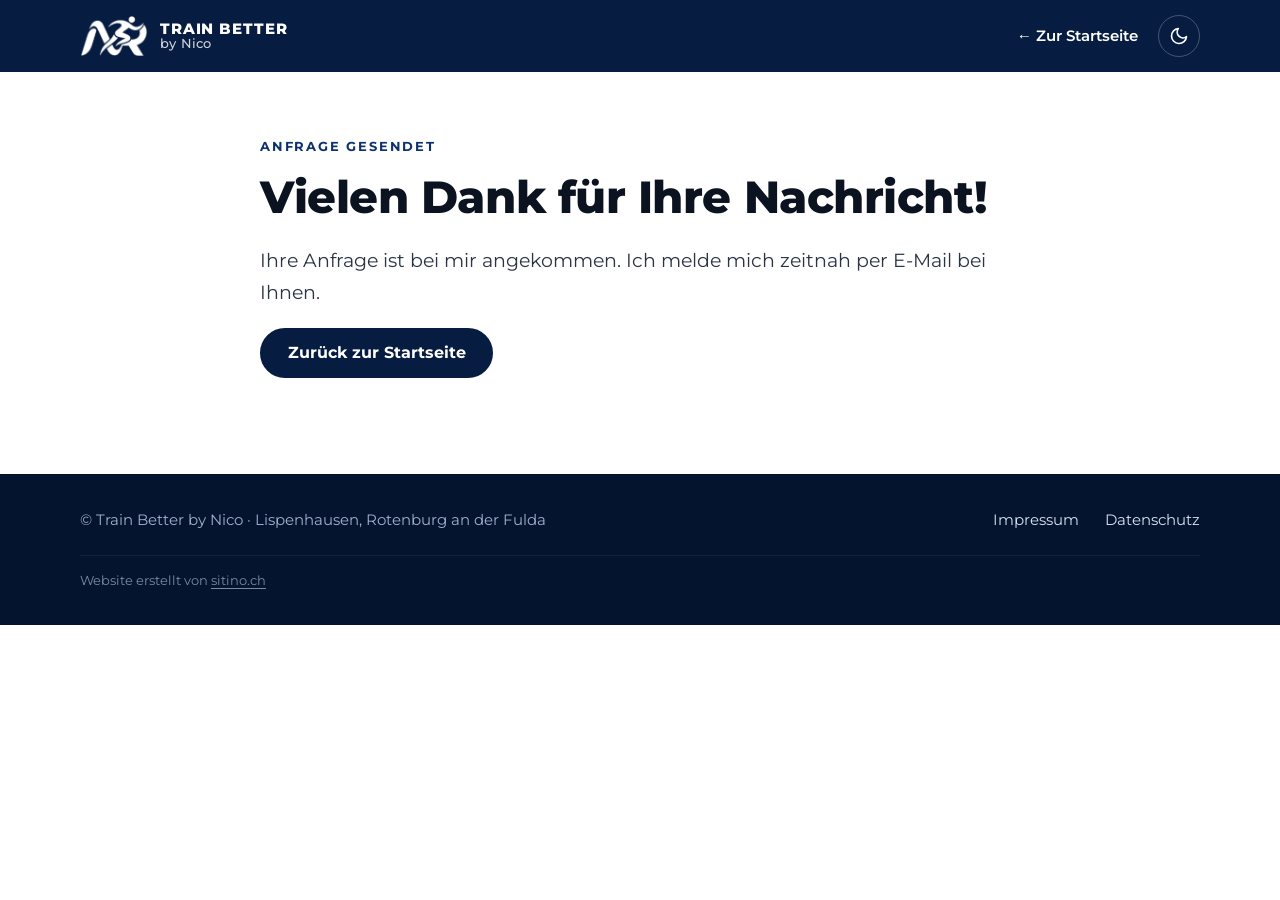
<file: website/danke.html>
<!doctype html>
<html lang="de">
<head>
<meta charset="utf-8">
<meta name="viewport" content="width=device-width,initial-scale=1">
<meta name="referrer" content="no-referrer">
<meta name="robots" content="noindex">
<meta name="theme-color" content="#061C40">
<title>Vielen Dank – Train Better by Nico</title>
<link rel="icon" type="image/png" href="favicon.png">
<script>(function(){try{var t=localStorage.getItem('tbbn-theme');if(!t){t=window.matchMedia&&matchMedia('(prefers-color-scheme: dark)').matches?'dark':'light'}document.documentElement.setAttribute('data-theme',t)}catch(e){}})();</script>
<link rel="stylesheet" href="styles.css">
</head>
<body>
<header class="site-header">
  <div class="wrap bar">
    <a class="brand" href="index.html" aria-label="Train Better by Nico – zur Startseite">
      <img src="assets/mark-light.png" alt="" width="68" height="40">
      <span>TRAIN BETTER<small>by Nico</small></span>
    </a>
    <button class="theme-toggle" type="button" aria-pressed="false" aria-label="Dunklen Modus aktivieren" title="Dunkler Modus">
      <svg class="i-moon" viewBox="0 0 24 24" fill="none" stroke="currentColor" stroke-width="2" stroke-linecap="round" stroke-linejoin="round" aria-hidden="true"><path d="M21 12.8A9 9 0 1 1 11.2 3a7 7 0 0 0 9.8 9.8z"/></svg>
      <svg class="i-sun" viewBox="0 0 24 24" fill="none" stroke="currentColor" stroke-width="2" stroke-linecap="round" stroke-linejoin="round" aria-hidden="true"><circle cx="12" cy="12" r="4"/><path d="M12 2v2M12 20v2M4.9 4.9l1.4 1.4M17.7 17.7l1.4 1.4M2 12h2M20 12h2M4.9 19.1l1.4-1.4M17.7 6.3l1.4-1.4"/></svg>
    </button>
    <a class="back" href="index.html">← Zur Startseite</a>
  </div>
</header>
<main class="wrap legal thanks">
  <p class="eyebrow">Anfrage gesendet</p>
  <h1>Vielen Dank für Ihre Nachricht!</h1>
  <p class="lead">Ihre Anfrage ist bei mir angekommen. Ich melde mich zeitnah per E-Mail bei Ihnen.</p>
  <a class="btn btn-primary" href="index.html">Zurück zur Startseite</a>
</main>
<footer class="site-footer">
  <div class="wrap bar">
    <span>© Train Better by Nico · Lispenhausen, Rotenburg an der Fulda</span>
    <nav aria-label="Rechtliche Informationen">
      <a href="impressum.html">Impressum</a>
      <a href="datenschutz.html">Datenschutz</a>
    </nav>
    <p class="credit">Website erstellt von <a href="https://sitino.ch" target="_blank" rel="noopener">sitino.ch</a></p>
  </div>
</footer>
<script src="assets/theme.js" defer></script>
</body>
</html>
</file>
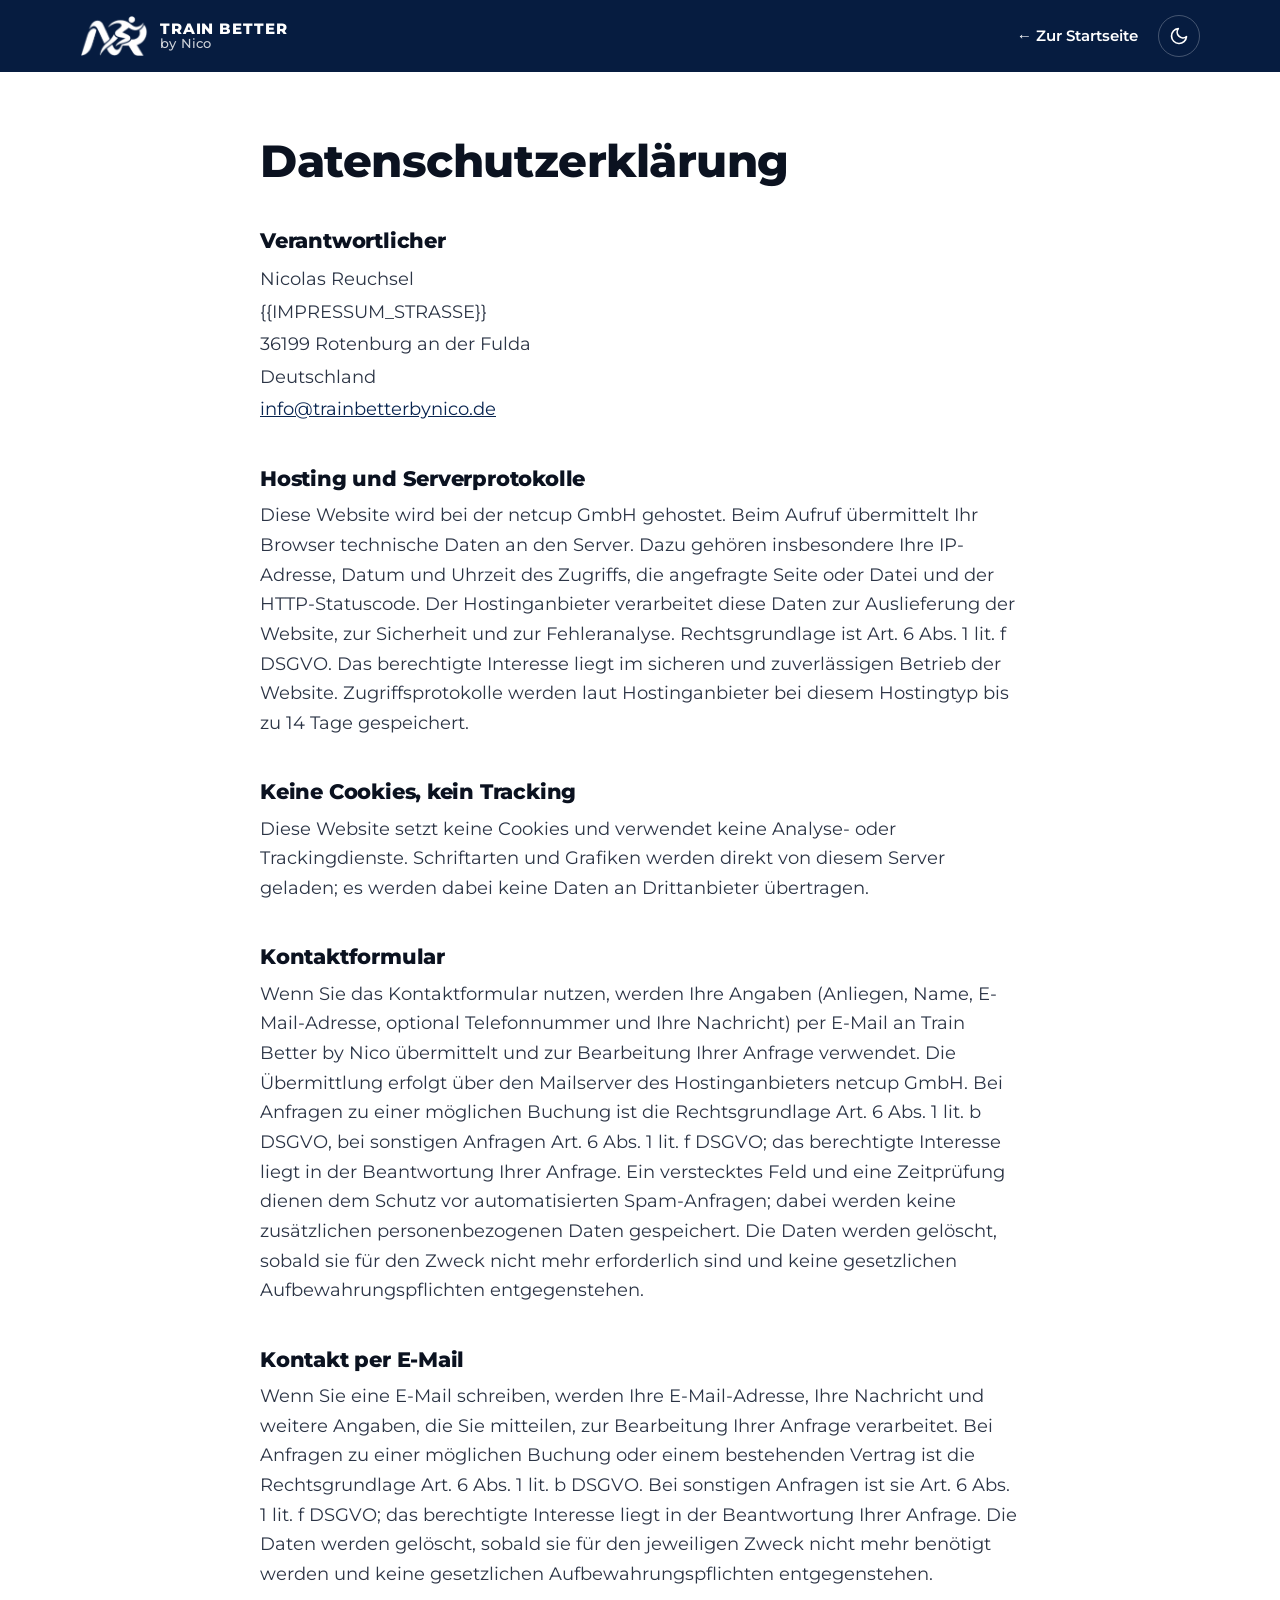
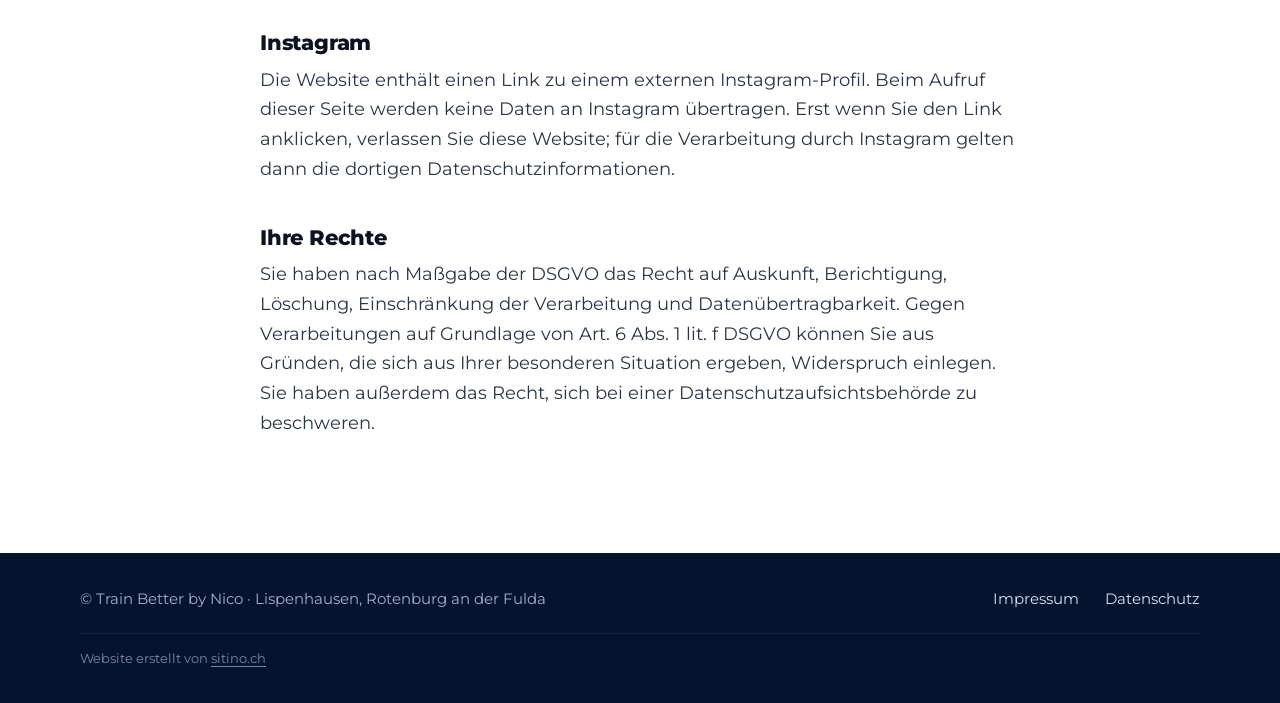
<file: website/datenschutz.html>
<!doctype html>
<html lang="de">
<head>
<meta charset="utf-8">
<meta name="viewport" content="width=device-width,initial-scale=1">
<meta name="referrer" content="no-referrer">
<meta name="robots" content="noindex">
<meta name="theme-color" content="#061C40">
<title>Datenschutz – Train Better by Nico</title>
<link rel="icon" type="image/png" href="favicon.png">
<script>(function(){try{var t=localStorage.getItem('tbbn-theme');if(!t){t=window.matchMedia&&matchMedia('(prefers-color-scheme: dark)').matches?'dark':'light'}document.documentElement.setAttribute('data-theme',t)}catch(e){}})();</script>
<link rel="stylesheet" href="styles.css">
</head>
<body>
<header class="site-header">
  <div class="wrap bar">
    <a class="brand" href="index.html" aria-label="Train Better by Nico – zur Startseite">
      <img src="assets/mark-light.png" alt="" width="68" height="40">
      <span>TRAIN BETTER<small>by Nico</small></span>
    </a>
    <button class="theme-toggle" type="button" aria-pressed="false" aria-label="Dunklen Modus aktivieren" title="Dunkler Modus">
      <svg class="i-moon" viewBox="0 0 24 24" fill="none" stroke="currentColor" stroke-width="2" stroke-linecap="round" stroke-linejoin="round" aria-hidden="true"><path d="M21 12.8A9 9 0 1 1 11.2 3a7 7 0 0 0 9.8 9.8z"/></svg>
      <svg class="i-sun" viewBox="0 0 24 24" fill="none" stroke="currentColor" stroke-width="2" stroke-linecap="round" stroke-linejoin="round" aria-hidden="true"><circle cx="12" cy="12" r="4"/><path d="M12 2v2M12 20v2M4.9 4.9l1.4 1.4M17.7 17.7l1.4 1.4M2 12h2M20 12h2M4.9 19.1l1.4-1.4M17.7 6.3l1.4-1.4"/></svg>
    </button>
    <a class="back" href="index.html">← Zur Startseite</a>
  </div>
</header>
<main class="wrap legal">
  <h1>Datenschutzerklärung</h1>

  <h2>Verantwortlicher</h2>
  <address>
  Nicolas Reuchsel<br>
  {{IMPRESSUM_STRASSE}}<br>
  36199 Rotenburg an der Fulda<br>
  Deutschland<br>
  <a href="mailto:info@trainbetterbynico.de">info@trainbetterbynico.de</a>
  </address>

  <h2>Hosting und Serverprotokolle</h2>
  <p>Diese Website wird bei der netcup GmbH gehostet. Beim Aufruf übermittelt Ihr Browser
  technische Daten an den Server. Dazu gehören insbesondere Ihre IP-Adresse, Datum und Uhrzeit
  des Zugriffs, die angefragte Seite oder Datei und der HTTP-Statuscode. Der Hostinganbieter
  verarbeitet diese Daten zur Auslieferung der Website, zur Sicherheit und zur Fehleranalyse.
  Rechtsgrundlage ist Art. 6 Abs. 1 lit. f DSGVO. Das berechtigte Interesse liegt im sicheren
  und zuverlässigen Betrieb der Website. Zugriffsprotokolle werden laut Hostinganbieter bei
  diesem Hostingtyp bis zu 14 Tage gespeichert.</p>

  <h2>Keine Cookies, kein Tracking</h2>
  <p>Diese Website setzt keine Cookies und verwendet keine Analyse- oder Trackingdienste.
  Schriftarten und Grafiken werden direkt von diesem Server geladen; es werden dabei keine
  Daten an Drittanbieter übertragen.</p>

  <h2>Kontaktformular</h2>
  <p>Wenn Sie das Kontaktformular nutzen, werden Ihre Angaben (Anliegen, Name, E-Mail-Adresse,
  optional Telefonnummer und Ihre Nachricht) per E-Mail an Train Better by Nico übermittelt und
  zur Bearbeitung Ihrer Anfrage verwendet. Die Übermittlung erfolgt über den Mailserver des
  Hostinganbieters netcup GmbH. Bei Anfragen zu einer möglichen Buchung ist die Rechtsgrundlage
  Art. 6 Abs. 1 lit. b DSGVO, bei sonstigen Anfragen Art. 6 Abs. 1 lit. f DSGVO; das berechtigte
  Interesse liegt in der Beantwortung Ihrer Anfrage. Ein verstecktes Feld und eine Zeitprüfung
  dienen dem Schutz vor automatisierten Spam-Anfragen; dabei werden keine zusätzlichen
  personenbezogenen Daten gespeichert. Die Daten werden gelöscht, sobald sie für den Zweck nicht
  mehr erforderlich sind und keine gesetzlichen Aufbewahrungspflichten entgegenstehen.</p>

  <h2>Kontakt per E-Mail</h2>
  <p>Wenn Sie eine E-Mail schreiben, werden Ihre E-Mail-Adresse, Ihre Nachricht und weitere
  Angaben, die Sie mitteilen, zur Bearbeitung Ihrer Anfrage verarbeitet. Bei Anfragen zu einer
  möglichen Buchung oder einem bestehenden Vertrag ist die Rechtsgrundlage Art. 6 Abs. 1 lit. b
  DSGVO. Bei sonstigen Anfragen ist sie Art. 6 Abs. 1 lit. f DSGVO; das berechtigte Interesse
  liegt in der Beantwortung Ihrer Anfrage. Die Daten werden gelöscht, sobald sie für den
  jeweiligen Zweck nicht mehr benötigt werden und keine gesetzlichen Aufbewahrungspflichten
  entgegenstehen.</p>

  <h2>Instagram</h2>
  <p>Die Website enthält einen Link zu einem externen Instagram-Profil. Beim Aufruf dieser Seite
  werden keine Daten an Instagram übertragen. Erst wenn Sie den Link anklicken, verlassen Sie
  diese Website; für die Verarbeitung durch Instagram gelten dann die dortigen
  Datenschutzinformationen.</p>

  <h2>Ihre Rechte</h2>
  <p>Sie haben nach Maßgabe der DSGVO das Recht auf Auskunft, Berichtigung, Löschung,
  Einschränkung der Verarbeitung und Datenübertragbarkeit. Gegen Verarbeitungen auf Grundlage
  von Art. 6 Abs. 1 lit. f DSGVO können Sie aus Gründen, die sich aus Ihrer besonderen Situation
  ergeben, Widerspruch einlegen. Sie haben außerdem das Recht, sich bei einer
  Datenschutzaufsichtsbehörde zu beschweren.</p>
</main>
<footer class="site-footer">
  <div class="wrap bar">
    <span>© Train Better by Nico · Lispenhausen, Rotenburg an der Fulda</span>
    <nav aria-label="Rechtliche Informationen">
      <a href="impressum.html">Impressum</a>
      <a href="datenschutz.html">Datenschutz</a>
    </nav>
    <p class="credit">Website erstellt von <a href="https://sitino.ch" target="_blank" rel="noopener">sitino.ch</a></p>
  </div>
</footer>
<script src="assets/theme.js" defer></script>
</body>
</html>
</file>
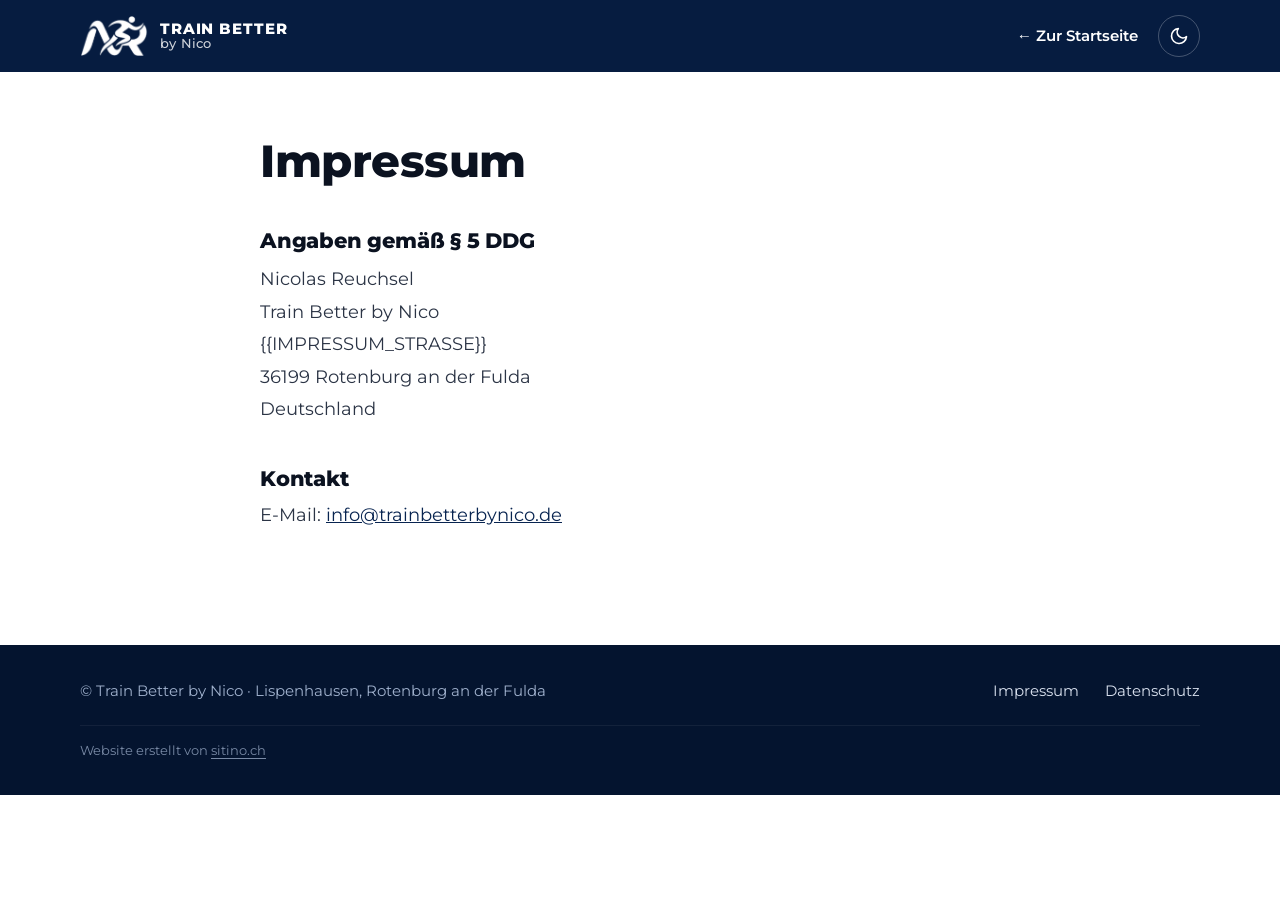
<file: website/impressum.html>
<!doctype html>
<html lang="de">
<head>
<meta charset="utf-8">
<meta name="viewport" content="width=device-width,initial-scale=1">
<meta name="referrer" content="no-referrer">
<meta name="robots" content="noindex">
<meta name="theme-color" content="#061C40">
<title>Impressum – Train Better by Nico</title>
<link rel="icon" type="image/png" href="favicon.png">
<script>(function(){try{var t=localStorage.getItem('tbbn-theme');if(!t){t=window.matchMedia&&matchMedia('(prefers-color-scheme: dark)').matches?'dark':'light'}document.documentElement.setAttribute('data-theme',t)}catch(e){}})();</script>
<link rel="stylesheet" href="styles.css">
</head>
<body>
<header class="site-header">
  <div class="wrap bar">
    <a class="brand" href="index.html" aria-label="Train Better by Nico – zur Startseite">
      <img src="assets/mark-light.png" alt="" width="68" height="40">
      <span>TRAIN BETTER<small>by Nico</small></span>
    </a>
    <button class="theme-toggle" type="button" aria-pressed="false" aria-label="Dunklen Modus aktivieren" title="Dunkler Modus">
      <svg class="i-moon" viewBox="0 0 24 24" fill="none" stroke="currentColor" stroke-width="2" stroke-linecap="round" stroke-linejoin="round" aria-hidden="true"><path d="M21 12.8A9 9 0 1 1 11.2 3a7 7 0 0 0 9.8 9.8z"/></svg>
      <svg class="i-sun" viewBox="0 0 24 24" fill="none" stroke="currentColor" stroke-width="2" stroke-linecap="round" stroke-linejoin="round" aria-hidden="true"><circle cx="12" cy="12" r="4"/><path d="M12 2v2M12 20v2M4.9 4.9l1.4 1.4M17.7 17.7l1.4 1.4M2 12h2M20 12h2M4.9 19.1l1.4-1.4M17.7 6.3l1.4-1.4"/></svg>
    </button>
    <a class="back" href="index.html">← Zur Startseite</a>
  </div>
</header>
<main class="wrap legal">
  <h1>Impressum</h1>
  <h2>Angaben gemäß § 5 DDG</h2>
  <address>
  Nicolas Reuchsel<br>
  Train Better by Nico<br>
  {{IMPRESSUM_STRASSE}}<br>
  36199 Rotenburg an der Fulda<br>
  Deutschland
  </address>
  <h2>Kontakt</h2>
  <p>E-Mail: <a href="mailto:info@trainbetterbynico.de">info@trainbetterbynico.de</a></p>
</main>
<footer class="site-footer">
  <div class="wrap bar">
    <span>© Train Better by Nico · Lispenhausen, Rotenburg an der Fulda</span>
    <nav aria-label="Rechtliche Informationen">
      <a href="impressum.html">Impressum</a>
      <a href="datenschutz.html">Datenschutz</a>
    </nav>
    <p class="credit">Website erstellt von <a href="https://sitino.ch" target="_blank" rel="noopener">sitino.ch</a></p>
  </div>
</footer>
<script src="assets/theme.js" defer></script>
</body>
</html>
</file>
<file: website/styles.css>
@font-face {
  font-family: "Montserrat";
  src: url("assets/montserrat.woff2") format("woff2");
  font-weight: 100 900;
  font-style: normal;
  font-display: swap;
}

:root {
  --navy: #061C40;
  --navy-2: #082450;
  --navy-3: #0d3170;
  --black: #000000;
  --ink: #0b1220;
  --text: #2b3445;
  --muted: #5a6476;
  --white: #FFFFFF;
  --grey: #F2F2F2;
  --line: #dfe3ea;
  --radius: 14px;
  --wrap: 1120px;

  /* Rollen-Farben: Hell (Standard) */
  --bg: #FFFFFF;
  --bg-alt: #F2F2F2;
  --surface: #FFFFFF;
  --surface-2: #f6f8fc;
  --field-bg: #fbfcfe;
  --brand: #061C40;
  --brand-2: #082450;
  --brand-3: #0d3170;
  --brand-edge: transparent;
  --on-brand: #d9e1ef;
  --on-brand-muted: #c5d0e3;
  --on-brand-soft: #9fb8e6;
  --accent: #0d3170;
  --link: #082450;
  --btn-bg: #061C40;
  --btn-fg: #FFFFFF;
  --btn-hover: #082450;
  --btn-ghost: #061C40;
  --plan-border: #061C40;
  --err-bg: #fdecec;
  --err-fg: #8a1c1c;
  --footer: #04142f;
  --footer-text: #9fb0cc;
  --shadow: rgba(6,28,64,.45);
  --ph-stripe: rgba(6,28,64,.05);
  --ph-logo-filter: none;
  color-scheme: light;
}

*, *::before, *::after { box-sizing: border-box; }
html { scroll-behavior: smooth; scroll-padding-top: 84px; -webkit-text-size-adjust: 100%; }
body {
  margin: 0;
  font-family: "Montserrat", Arial, sans-serif;
  font-size: 18px;
  line-height: 1.65;
  color: var(--text);
  background: var(--bg);
  transition: background-color .25s, color .25s;
}
img { max-width: 100%; height: auto; display: block; }
a { color: var(--link); }
h1, h2, h3 { color: var(--ink); line-height: 1.15; margin: 0 0 .5em; letter-spacing: -.01em; }
h1 { font-size: clamp(2.3rem, 5.5vw, 4rem); font-weight: 800; }
h2 { font-size: clamp(1.8rem, 3.6vw, 2.6rem); font-weight: 800; }
h3 { font-size: 1.2rem; font-weight: 700; }
p { margin: 0 0 1em; }

.wrap { width: min(var(--wrap), 100% - 40px); margin-inline: auto; }
.eyebrow {
  font-size: .8rem; font-weight: 700; letter-spacing: .14em; text-transform: uppercase;
  color: var(--accent); margin: 0 0 .9rem;
}
.lead { font-size: 1.2rem; color: var(--text); max-width: 38em; }

/* Buttons */
.btn {
  display: inline-flex; align-items: center; gap: .5em;
  padding: .95em 1.6em; border-radius: 999px;
  font: 700 1rem/1 "Montserrat", Arial, sans-serif; text-decoration: none;
  border: 2px solid var(--btn-bg); transition: background .2s, color .2s, transform .2s;
}
.btn-primary { background: var(--btn-bg); color: var(--btn-fg); }
.btn-primary:hover { background: var(--btn-hover); border-color: var(--btn-hover); transform: translateY(-1px); }
.btn-ghost { background: transparent; color: var(--btn-ghost); border-color: var(--btn-ghost); }
.btn-ghost:hover { background: var(--btn-bg); color: var(--btn-fg); border-color: var(--btn-bg); }
.btn-light { background: var(--white); color: var(--navy); border-color: var(--white); }
.btn-light:hover { background: var(--grey); }
.btn:focus-visible, a:focus-visible { outline: 3px solid #6aa0ff; outline-offset: 3px; }

/* Header */
.site-header {
  position: sticky; top: 0; z-index: 20;
  background: var(--brand); color: var(--white);
  box-shadow: 0 1px 0 rgba(255,255,255,.06);
}
.site-header .bar { display: flex; align-items: center; justify-content: space-between; gap: 20px; min-height: 72px; }
.brand { display: flex; align-items: center; gap: 12px; text-decoration: none; color: var(--white); }
.brand img { height: 40px; width: auto; }
.brand span { font-weight: 800; letter-spacing: .06em; font-size: .95rem; line-height: 1.1; }
.brand small { display: block; font-weight: 500; letter-spacing: .02em; font-size: .8rem; opacity: .8; }
.nav { display: flex; align-items: center; gap: 26px; }
.nav a { color: var(--white); text-decoration: none; font-weight: 600; font-size: .95rem; opacity: .9; }
.nav a:hover { opacity: 1; text-decoration: underline; text-underline-offset: 6px; }
.nav .btn { padding: .7em 1.2em; font-size: .9rem; opacity: 1; }
.nav .btn:hover { text-decoration: none; }
.nav .btn-light { color: var(--navy); }
.menu-toggle { display: none; }

/* Hero */
.hero {
  position: relative; overflow: hidden; background: var(--bg-alt);
  min-height: clamp(520px, 42vw, 640px); display: flex; align-items: center;
  padding: 72px 0;
}
.hero-bg {
  position: absolute; top: 0; right: 0; bottom: 0; width: 50%; height: 100%;
  object-fit: cover; object-position: 72% 35%;
}
.hero-grid { position: relative; z-index: 1; width: min(var(--wrap), 100% - 40px); }
.hero-text { max-width: min(540px, 46%); }
.hero .lead { margin-bottom: 1.8rem; }
.hero-actions { display: flex; flex-wrap: wrap; gap: 14px; }
.trust { display: flex; flex-wrap: wrap; gap: 10px 22px; margin: 2rem 0 0; padding: 0; list-style: none; font-size: .92rem; font-weight: 600; color: var(--ink); }
.trust li::before { content: "✓"; color: var(--accent); font-weight: 800; margin-right: .45em; }

/* Sections */
section { padding: clamp(64px, 8vw, 104px) 0; }
.section-grey { background: var(--bg-alt); }
.section-navy { background: var(--brand); color: var(--on-brand); }
.section-navy .lead { color: var(--on-brand); }
.section-navy h2, .section-navy h3 { color: var(--white); }
.section-navy .eyebrow { color: var(--on-brand-soft); }
.section-head { max-width: 720px; margin-bottom: 44px; }

/* Focus cards */
.grid-3 { display: grid; grid-template-columns: repeat(3, 1fr); gap: 20px; }
.card {
  background: var(--surface); border: 1px solid var(--line); border-radius: var(--radius);
  padding: 28px;
}
.card p { margin: 0; color: var(--muted); font-size: 1rem; }
.icon {
  width: 48px; height: 48px; border-radius: 12px; background: var(--navy); color: var(--white);
  display: grid; place-items: center; margin-bottom: 18px;
}
.icon svg { width: 26px; height: 26px; }
.note-strip {
  margin-top: 24px; padding: 20px 26px; border-radius: var(--radius);
  background: var(--bg-alt); display: flex; flex-wrap: wrap; align-items: center; justify-content: space-between; gap: 12px;
}
.note-strip p { margin: 0; font-weight: 600; color: var(--ink); }

/* Photo cards */
.photo-card { padding: 0; overflow: hidden; display: flex; flex-direction: column; }
.photo-card img { width: 100%; aspect-ratio: 3 / 2; object-fit: cover; background: var(--bg-alt); }
.photo-card .card-body { padding: 22px 26px 26px; }
.photo-card h3 { margin-bottom: .35em; }

/* Schwerpunkte im Zickzack */
.focus-rows { display: grid; gap: clamp(48px, 7vw, 88px); }
.focus-row { display: grid; grid-template-columns: 1fr 1fr; gap: clamp(28px, 5vw, 64px); align-items: center; }
.focus-row:nth-child(even) .focus-img { order: 2; }
.focus-img { border-radius: 20px; overflow: hidden; box-shadow: 0 30px 60px -34px var(--shadow); background: var(--bg-alt); }
.focus-img img { width: 100%; aspect-ratio: 3 / 2; object-fit: cover; }
.focus-text { max-width: 500px; }
.focus-row:nth-child(even) .focus-text { justify-self: end; }
.focus-num { display: block; font-size: .85rem; font-weight: 800; letter-spacing: .14em; color: var(--accent); margin-bottom: .6rem; }
.focus-num::after { content: ""; display: inline-block; width: 36px; height: 2px; background: currentColor; vertical-align: middle; margin-left: 12px; opacity: .6; }
.focus-text h3 { font-size: clamp(1.4rem, 2.4vw, 1.85rem); font-weight: 800; margin-bottom: .55em; }
.focus-text p { color: var(--text); margin-bottom: 1.1em; }
.focus-list { list-style: none; margin: 0; padding: 0; display: grid; gap: 8px; }
.focus-list li { position: relative; padding-left: 30px; font-weight: 600; color: var(--ink); font-size: .98rem; }
.focus-list li::before {
  content: "✓"; position: absolute; left: 0; top: 1px; width: 20px; height: 20px; border-radius: 50%;
  display: grid; place-items: center; font-size: .72rem; font-weight: 800; background: var(--btn-bg); color: var(--btn-fg);
}
#training .note-strip { margin-top: clamp(48px, 7vw, 80px); }
@media (max-width: 760px) {
  .focus-row { grid-template-columns: 1fr; gap: 22px; }
  .focus-row:nth-child(even) .focus-img { order: 0; }
  .focus-row:nth-child(even) .focus-text { justify-self: start; }
}

/* Platzhalter, bis echte Fotos da sind */
.photo-placeholder {
  aspect-ratio: 3 / 2; display: grid; place-items: center; position: relative; overflow: hidden;
  background: var(--bg-alt);
}
.photo-placeholder::before {
  content: ""; position: absolute; inset: 0;
  background: repeating-linear-gradient(-58deg, var(--ph-stripe) 0 12px, transparent 12px 30px);
}
.photo-placeholder img { position: relative; width: 26%; max-width: 120px; height: auto; opacity: .35; aspect-ratio: auto; background: none; filter: var(--ph-logo-filter); }
.ph-navy { background: var(--brand-3); aspect-ratio: 3 / 2; }
.ph-navy::before { background: repeating-linear-gradient(-58deg, rgba(255,255,255,.06) 0 12px, transparent 12px 30px); }
.ph-navy img { opacity: .5; filter: none; }

/* Start / Ersttermin */
.start-section { padding-top: 0; }
.start-banner {
  position: relative; overflow: hidden; display: flex; align-items: center;
  min-height: clamp(380px, 30vw, 500px); margin-bottom: clamp(48px, 6vw, 72px);
}
.start-banner-img { position: absolute; top: 0; right: 0; bottom: 0; width: 50%; height: 100%; object-fit: cover; object-position: 60% center; }
.start-banner .wrap { position: relative; z-index: 2; }
.start-banner-text { max-width: min(460px, 44%); }
.start-banner-text .lead { margin: 0; }
.banner-preise .start-banner-img { object-position: 40% center; }

.start-grid { display: grid; grid-template-columns: 1fr 1fr; gap: 48px; align-items: start; }
.steps { list-style: none; margin: 0; padding: 0; counter-reset: s; }
.steps li { position: relative; padding: 0 0 26px 64px; counter-increment: s; }
.steps li::before {
  content: counter(s); position: absolute; left: 0; top: 0;
  width: 44px; height: 44px; border-radius: 50%; background: var(--btn-bg); color: var(--btn-fg);
  display: grid; place-items: center; font-weight: 800;
}
.steps li:not(:last-child)::after { content: ""; position: absolute; left: 21px; top: 50px; bottom: 6px; width: 2px; background: var(--line); }
.steps h3 { margin-bottom: .25em; }
.steps p { margin: 0; color: var(--muted); }
.offer {
  background: var(--brand); color: var(--on-brand); border-radius: 20px; padding: 36px;
  position: relative; overflow: hidden; box-shadow: inset 0 0 0 1px var(--brand-edge);
}
.offer::after {
  content: ""; position: absolute; right: -40px; top: -30px; width: 200px; height: 140px;
  background: repeating-linear-gradient(-58deg, rgba(255,255,255,.12) 0 10px, transparent 10px 22px);
  clip-path: polygon(30% 0, 100% 0, 100% 100%);
}
.offer h3 { color: var(--white); font-size: 1.45rem; }
.offer .badge { display: inline-block; font-size: .75rem; font-weight: 700; letter-spacing: .1em; text-transform: uppercase; background: rgba(255,255,255,.12); color: var(--white); padding: .4em .8em; border-radius: 999px; margin-bottom: 16px; }
.price-big { font-size: 3rem; font-weight: 800; color: var(--white); line-height: 1; margin: 6px 0 4px; }
.price-big small { font-size: 1rem; font-weight: 600; opacity: .8; margin-left: .3em; }
.offer ul { list-style: none; padding: 0; margin: 22px 0 28px; }
.offer li { padding: 7px 0 7px 30px; position: relative; border-top: 1px solid rgba(255,255,255,.1); }
.offer li::before { content: "✓"; position: absolute; left: 4px; color: var(--on-brand-soft); font-weight: 800; }

/* Locations */
.photo-card.loc .card-body { display: flex; flex-direction: column; flex: 1; }
.start-photo { margin: 12px 0 0; border-radius: var(--radius); overflow: hidden; }
.start-photo img { width: 100%; aspect-ratio: 3 / 2; object-fit: cover; }
.loc { display: flex; flex-direction: column; }
.loc .tag { margin-top: auto; padding-top: 16px; font-size: .85rem; font-weight: 700; color: var(--accent); }

/* Prices */
.price-wrap { display: grid; grid-template-columns: 1fr 1fr; gap: 20px; }
.price-card { background: var(--surface); border-radius: var(--radius); border: 1px solid var(--line); overflow: hidden; }
.price-card h3 { margin: 0; padding: 22px 26px; background: var(--brand); color: var(--white); font-size: 1.15rem; display: flex; justify-content: space-between; align-items: baseline; }
.price-card h3 span { font-weight: 500; font-size: .9rem; opacity: .8; }
.price-row { display: grid; grid-template-columns: 1fr auto; gap: 4px 16px; padding: 18px 26px; border-top: 1px solid var(--line); align-items: center; }
.price-row:first-of-type { border-top: 0; }
.price-row .name { font-weight: 600; color: var(--ink); }
.price-row .val { font-weight: 800; font-size: 1.35rem; color: var(--ink); text-align: right; }
.price-row .per { grid-column: 1 / -1; font-size: .88rem; color: var(--muted); margin-top: -4px; }
.price-btn {
  grid-column: 1 / -1; justify-self: start; margin-top: 8px;
  display: inline-flex; align-items: center; gap: .4em; padding: .5em 1em; border-radius: 999px;
  font-size: .85rem; font-weight: 700; text-decoration: none;
  color: var(--btn-ghost); border: 1.5px solid var(--line); transition: background .2s, color .2s, border-color .2s;
}
.price-btn:hover, .price-btn:focus-visible { background: var(--btn-bg); color: var(--btn-fg); border-color: var(--btn-bg); }
.price-row.hl .price-btn { background: var(--btn-bg); color: var(--btn-fg); border-color: var(--btn-bg); }
.price-row.hl .price-btn:hover { background: var(--btn-hover); border-color: var(--btn-hover); }
.contact-form.flash { animation: formflash 1.2s ease-out; }
@keyframes formflash { 0% { box-shadow: 0 0 0 0 rgba(143,179,240,.9); } 100% { box-shadow: 0 0 0 18px rgba(143,179,240,0); } }
@media (prefers-reduced-motion: reduce) { .contact-form.flash { animation: none; } }
.price-row.hl { background: var(--surface-2); }
.price-row .save { display: inline-block; margin-left: .5em; font-size: .72rem; font-weight: 700; color: var(--white); background: var(--navy-3); padding: .2em .55em; border-radius: 999px; vertical-align: middle; }
.price-foot { margin-top: 18px; font-size: .95rem; color: var(--muted); }

.plan { margin-top: 28px; display: grid; grid-template-columns: 1.3fr 1fr; gap: 32px; align-items: center; background: var(--surface); border: 2px solid var(--plan-border); border-radius: 20px; padding: 34px; }
.plan h3 { font-size: 1.4rem; }
.plan p { color: var(--muted); }
.plan-opts { display: grid; grid-template-columns: 1fr 1fr; gap: 12px; }
.plan-opts div { background: var(--surface-2); border-radius: 12px; padding: 16px; text-align: center; }
.plan-opts strong { display: block; font-size: 1.15rem; color: var(--ink); }
.plan-opts span { font-size: .88rem; color: var(--muted); }

/* Extras */
.grid-2 { display: grid; grid-template-columns: 1fr 1fr; gap: 20px; }
.section-navy .card { background: var(--brand-2); border-color: rgba(255,255,255,.1); }
.section-navy .card p { color: var(--on-brand-muted); }
.section-navy .icon { background: var(--white); color: var(--navy); }
.section-navy .card .tag { color: var(--on-brand-soft); }
#weitere .photo-card img { aspect-ratio: 3 / 2; }

/* About */
.about-grid { display: grid; grid-template-columns: .9fr 1.1fr; gap: 56px; align-items: center; }
.about-visual {
  background: var(--navy); border-radius: 24px; aspect-ratio: 4 / 5; position: relative; overflow: hidden;
  display: grid; place-items: center;
}
.about-visual::before {
  content: ""; position: absolute; inset: 0;
  background: repeating-linear-gradient(-58deg, rgba(255,255,255,.07) 0 12px, transparent 12px 30px);
}
.about-visual img { position: relative; width: 62%; }
.quals { list-style: none; margin: 24px 0 0; padding: 0; display: grid; gap: 10px; }
.quals li { display: flex; gap: 14px; align-items: flex-start; padding: 14px 18px; background: var(--bg-alt); border-radius: 12px; font-weight: 600; color: var(--ink); }
.quals li svg { flex: none; width: 22px; height: 22px; color: var(--accent); margin-top: 3px; }
.quals li span { display: block; font-weight: 500; font-size: .9rem; color: var(--muted); }

/* About photo */
.about-photo { border-radius: 24px; overflow: hidden; box-shadow: 0 30px 60px -30px var(--shadow); }
.about-photo img { width: 100%; aspect-ratio: 4 / 5; object-fit: cover; object-position: 60% center; }
@media (max-width: 960px) { .about-photo { max-width: 460px; } }

/* Contact */
.contact-box { display: grid; grid-template-columns: 1.2fr 1fr; gap: 40px; align-items: center; }
.contact-list { list-style: none; margin: 0; padding: 0; display: grid; gap: 14px; }
.contact-list a {
  display: flex; align-items: center; gap: 16px; padding: 20px 22px; border-radius: 14px;
  background: var(--brand-2); color: var(--white); text-decoration: none; border: 1px solid rgba(255,255,255,.12);
  transition: background .2s;
}
.contact-list a:hover { background: var(--brand-3); }
.contact-list svg { width: 26px; height: 26px; flex: none; }
.contact-list small { display: block; font-size: .8rem; color: var(--on-brand-soft); font-weight: 600; letter-spacing: .06em; text-transform: uppercase; }
.contact-list strong { font-weight: 700; word-break: break-word; }

/* Contact form */
.contact-box { align-items: start; }
.contact-box .contact-list { margin-top: 28px; }
.contact-form { background: var(--surface); box-shadow: inset 0 0 0 1px var(--brand-edge); color: var(--text); border-radius: 20px; padding: 32px; display: grid; gap: 16px; }
.contact-form h3 { color: var(--ink); font-size: 1.35rem; margin: 0; }
.field { display: grid; gap: 6px; font-size: .9rem; font-weight: 600; color: var(--ink); }
.field .opt { font-weight: 500; color: var(--muted); }
.field input, .field select, .field textarea {
  font: 500 1rem/1.4 "Montserrat", Arial, sans-serif; color: var(--ink);
  padding: 12px 14px; border: 1.5px solid var(--line); border-radius: 10px; background: var(--field-bg); width: 100%;
}
.field textarea { resize: vertical; min-height: 120px; }
.field input:focus, .field select:focus, .field textarea:focus { outline: none; border-color: var(--accent); box-shadow: 0 0 0 3px rgba(13,49,112,.15); background: var(--field-bg); }
.field-row { display: grid; grid-template-columns: 1fr 1fr; gap: 16px; }
.check { display: flex; gap: 10px; align-items: flex-start; font-size: .88rem; line-height: 1.5; color: var(--muted); }
.check input { width: 18px; height: 18px; margin-top: 2px; flex: none; accent-color: var(--accent); }
.check a { color: var(--link); }
.contact-form .btn { justify-self: start; cursor: pointer; }
.form-note { margin: 0; font-size: .8rem; color: var(--muted); }
.form-error { margin: 0; padding: 12px 14px; border-radius: 10px; background: var(--err-bg); color: var(--err-fg); font-size: .9rem; font-weight: 600; }
.hp { position: absolute; left: -9999px; width: 1px; height: 1px; overflow: hidden; }
.thanks { text-align: left; padding-top: 96px; }
@media (max-width: 760px) {
  .contact-form { padding: 22px; }
  .field-row { grid-template-columns: 1fr; }
  .contact-form .btn { justify-self: stretch; justify-content: center; }
}

/* Footer */
.site-footer { background: var(--footer); color: var(--footer-text); padding: 34px 0; font-size: .92rem; }
.site-footer .bar { display: flex; flex-wrap: wrap; justify-content: space-between; align-items: center; gap: 16px; }
.site-footer a { color: var(--on-brand); text-decoration: none; margin-left: 22px; }
.site-footer a:hover { text-decoration: underline; }
.site-footer nav a:first-child { margin-left: 0; }
.site-footer .credit { flex-basis: 100%; margin: 6px 0 0; padding-top: 14px; border-top: 1px solid rgba(255,255,255,.08); font-size: .8rem; opacity: .75; }
.site-footer .credit a { margin: 0; color: inherit; text-decoration: underline; text-underline-offset: 3px; }
.site-footer .credit a:hover { opacity: 1; color: var(--on-brand); }

/* Legal pages */
.legal { padding: 64px 0 96px; max-width: 760px; }
.legal h1 { font-size: clamp(2rem, 4vw, 2.8rem); }
.legal h2 { font-size: 1.3rem; margin-top: 2em; }
.legal address { font-style: normal; line-height: 1.8; }
.back { color: var(--white); text-decoration: none; font-weight: 600; font-size: .95rem; }

/* Hell/Dunkel-Schalter */
.brand { margin-right: auto; }
.site-header .bar { justify-content: flex-start; }
.nav { order: 2; }
.theme-toggle {
  order: 3; display: inline-grid; place-items: center; width: 42px; height: 42px; flex: none;
  border-radius: 999px; border: 1px solid rgba(255,255,255,.25); background: transparent; color: var(--white); cursor: pointer;
  transition: background .2s, border-color .2s;
}
.theme-toggle:hover { background: rgba(255,255,255,.1); border-color: rgba(255,255,255,.45); }
.theme-toggle:focus-visible { outline: 3px solid #6aa0ff; outline-offset: 3px; }
.theme-toggle svg { width: 20px; height: 20px; }
.theme-toggle .i-sun { display: none; }
[data-theme="dark"] .theme-toggle .i-sun { display: block; }
[data-theme="dark"] .theme-toggle .i-moon { display: none; }
.menu-toggle { order: 4; }
.back { order: 2; }


/* ===== Dunkler Modus ===== */
/* Nachtblau: alles in Nicos Markenblau, nur dunkler */
[data-theme="dark"] {
  --bg: #071630;
  --bg-alt: #0a1d3d;
  --surface: #0f2549;
  --surface-2: #14305c;
  --field-bg: #0a1d3d;
  --line: rgba(255,255,255,.10);
  --ink: #f2f5fa;
  --text: #c9d3e3;
  --muted: #95a4bd;
  --brand: #040f24;
  --brand-2: #0c2247;
  --brand-3: #133063;
  --brand-edge: rgba(255,255,255,.08);
  --accent: #8fb3f0;
  --link: #a9c5f5;
  --btn-bg: #FFFFFF;
  --btn-fg: #061C40;
  --btn-hover: #dfe7f5;
  --btn-ghost: #FFFFFF;
  --plan-border: rgba(143,179,240,.55);
  --err-bg: #3a1418;
  --err-fg: #ffb4b4;
  --footer: #020a19;
  --shadow: rgba(0,0,0,.6);
  --ph-stripe: rgba(255,255,255,.04);
  --ph-logo-filter: invert(1);
  color-scheme: dark;
}
[data-theme="dark"] .price-row .save { background: var(--btn-bg); color: var(--btn-fg); }
[data-theme="dark"] .field input:focus, [data-theme="dark"] .field select:focus, [data-theme="dark"] .field textarea:focus { box-shadow: 0 0 0 3px rgba(143,179,240,.25); }

/* Sanfter Zoom beim Überfahren der Fotos (nur mit Maus, nicht bei reduzierter Bewegung) */
.focus-img img, .photo-card > img, .about-photo img, .start-photo img {
  transition: transform .9s cubic-bezier(.2,.7,.2,1);
  will-change: transform;
}
@media (hover: hover) and (prefers-reduced-motion: no-preference) {
  .focus-row:hover .focus-img img,
  .photo-card:hover > img,
  .about-photo:hover img,
  .start-photo:hover img { transform: scale(1.05); }
}

/* Responsive */
@media (max-width: 900px) {
  .start-banner { flex-direction: column-reverse; align-items: stretch; min-height: 0; }
  .start-banner-img { position: static; width: 100%; height: auto; aspect-ratio: 16 / 9; margin-top: 32px; }
  .start-banner .wrap { padding-top: clamp(56px, 8vw, 80px); }
  .start-banner-text { max-width: 640px; }
}
@media (max-width: 960px) {
  .hero { flex-direction: column-reverse; align-items: stretch; padding: 0; min-height: 0; }
  .hero-bg { position: static; width: 100%; height: auto; aspect-ratio: 16 / 10; object-position: 72% 35%; margin-top: 36px; }
  .hero-grid { margin-inline: auto; padding-top: 48px; }
  .hero-text { max-width: 640px; }
}
@media (max-width: 960px) {
  .start-grid, .about-grid, .contact-box, .plan { grid-template-columns: 1fr; }
  .grid-3 { grid-template-columns: 1fr 1fr; }
  .price-wrap { grid-template-columns: 1fr; }
  .about-visual { aspect-ratio: 16 / 10; max-width: 560px; }
  .about-visual img { width: 38%; }
}
@media (max-width: 760px) {
  body { font-size: 17px; }
  .nav { display: none; position: absolute; top: 72px; left: 0; right: 0; background: var(--brand); flex-direction: column; align-items: stretch; gap: 0; padding: 8px 20px 20px; box-shadow: 0 20px 30px -20px rgba(0,0,0,.5); }
  .nav.open { display: flex; }
  .nav a { padding: 14px 0; border-bottom: 1px solid rgba(255,255,255,.08); font-size: 1.05rem; }
  .nav .btn { margin-top: 14px; justify-content: center; border-color: var(--white); background: var(--white); color: var(--navy); padding: 1em; }
  .menu-toggle {
    display: inline-grid; place-items: center; width: 46px; height: 46px; border-radius: 10px;
    background: transparent; border: 1px solid rgba(255,255,255,.25); color: var(--white); cursor: pointer;
  }
  .brand span { display: none; }
  .grid-3, .grid-2 { grid-template-columns: 1fr; }
  .hero-bg { aspect-ratio: 4 / 3; }
  .card:not(.photo-card), .offer, .plan { padding: 24px; }
  .photo-card .card-body { padding: 20px 22px 24px; }
  .price-row { padding: 16px 20px; }
  .site-footer a { margin-left: 0; margin-right: 18px; }
}
@media (prefers-reduced-motion: reduce) { html { scroll-behavior: auto; } .btn { transition: none; } }
</file>
